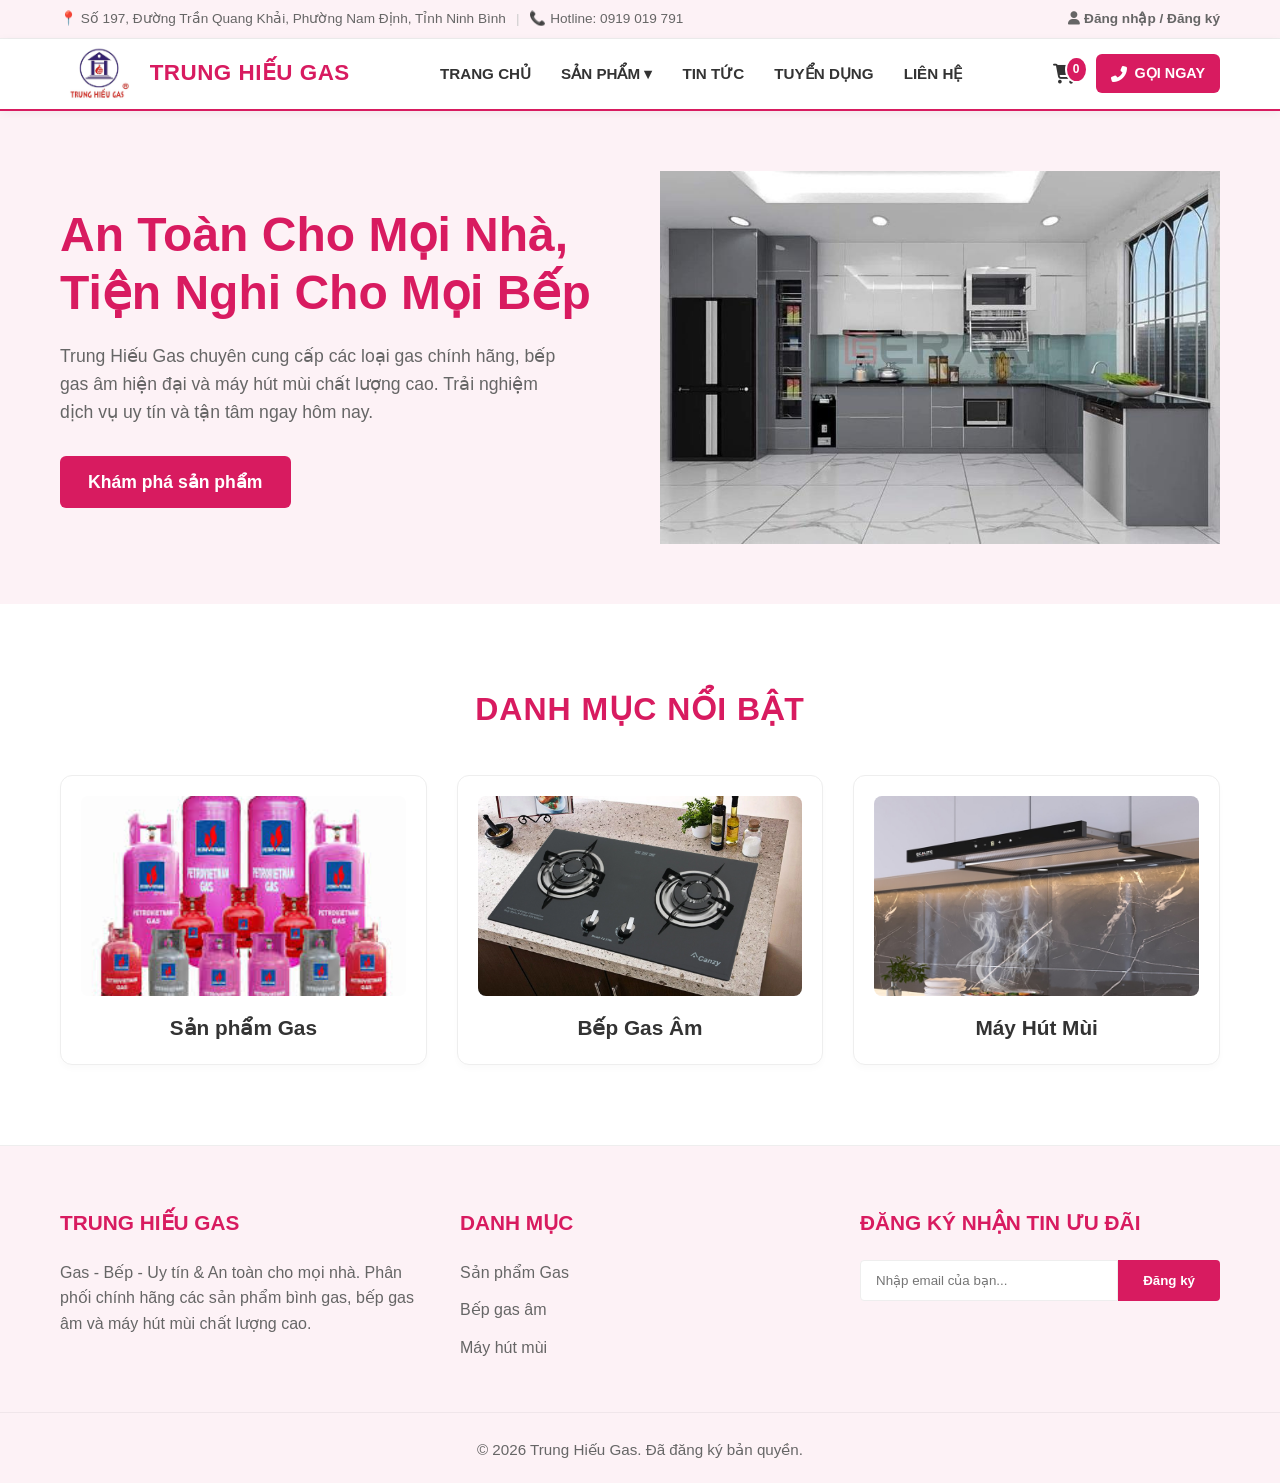
<file: index.html>
<!DOCTYPE html>
<html lang="vi">
<head>
    <meta charset="UTF-8">
    <meta name="viewport" content="width=device-width, initial-scale=1.0">
    <title>Trung Hiếu Gas | Gas - Bếp - Uy tín & An toàn cho mọi nhà</title>
    <link rel="stylesheet" href="assets/css/common.css">
    <link rel="stylesheet" href="assets/css/home.css">
    <link rel="stylesheet" href="https://cdnjs.cloudflare.com/ajax/libs/font-awesome/6.4.0/css/all.min.css">
</head>
<body>

    <div class="top-bar">
        <div class="container top-bar-container">
            <div class="top-bar-left">
                <span>📍 Số 197, Đường Trần Quang Khải, Phường Nam Định, Tỉnh Ninh Bình</span>
                <span class="divider">|</span>
                <span>📞 Hotline: 0919 019 791</span>
            </div>
            <div class="top-bar-right">
                <a href="login.html" class="top-bar-login-btn"><i class="fas fa-user"></i> Đăng nhập / Đăng ký</a>
            </div>
        </div>
    </div>

    <header class="main-header">
        <div class="container header-container">
            
            <div class="header-left">
                <a href="index.html" class="brand-wrapper">
                    <img src="assets/images/logo.png" alt="Logo Trung Hiếu Gas" class="brand-logo-img">
                    <div class="brand-text">
                        <strong class="brand-name">TRUNG HIẾU GAS</strong>
                    </div>
                </a>
            </div>

            <input type="checkbox" id="mobile-menu-toggle" class="menu-toggle-checkbox">
            <label for="mobile-menu-toggle" class="mobile-btn">
                <span></span><span></span><span></span>
            </label>

            <nav class="main-nav header-center">
                <ul class="nav-list">
                    <li><a href="index.html">TRANG CHỦ</a></li>
                    <li class="has-dropdown">
                        <a href="products.html">SẢN PHẨM ▾</a>
                        <ul class="dropdown-menu">
                            <li><a href="products.html#gas">Sản phẩm Gas</a></li>
                            <li><a href="products.html#glass-stove">Bếp gas âm</a></li>
                            <li><a href="products.html#range-hood">Máy hút mùi</a></li>
                        </ul>
                    </li>
                    <li><a href="news.html">TIN TỨC</a></li>
                    <li><a href="recruitment.html">TUYỂN DỤNG</a></li>
                    <li><a href="contact.html">LIÊN HỆ</a></li>
                    <li class="mobile-only-action">
                        <a href="cart.html">
                            <i class="fas fa-shopping-cart"></i> GIỎ HÀNG <span class="cart-count">0</span>
                        </a>
                    </li>
                    <li class="mobile-only-action mobile-auth-action">
                        <a href="login.html"><i class="fas fa-user"></i> ĐĂNG NHẬP / ĐĂNG KÝ</a>
                    </li>
                </ul>
            </nav>

            <div class="header-actions header-right">

                <a href="cart.html" class="icon-btn cart-icon-btn" title="Giỏ hàng"><i class="fas fa-shopping-cart"></i><span class="cart-count">0</span></a>
                <a href="contact.html" class="call-now-btn"><i class="fas fa-phone-alt"></i><span>GỌI NGAY</span></a>
            </div>
            
        </div>
    </header>

    <main class="main-content">
        <section class="main-banner">
            <div class="container banner-wrap">
                <div class="banner-text">
                    <h1>An Toàn Cho Mọi Nhà,<br>Tiện Nghi Cho Mọi Bếp</h1>
                    <p>Trung Hiếu Gas chuyên cung cấp các loại gas chính hãng, bếp gas âm hiện đại và máy hút mùi chất lượng cao. Trải nghiệm dịch vụ uy tín và tận tâm ngay hôm nay.</p>
                    <a href="products.html" class="btn-primary">Khám phá sản phẩm</a>
                </div>
                <div class="banner-image">
                    <img src="assets/images/banner.png" alt="Ảnh banner căn bếp hiện đại">
                </div>
            </div>
        </section>

        <section class="categories-section">
            <div class="container">
                <h2 class="section-title">Danh Mục Nổi Bật</h2>
                <div class="categories-grid">
                    <a href="products.html#gas" class="category-card">
                        <div class="cat-img">
                            <img src="assets/images/gas.png" alt="Sản phẩm gas" class="real-img">
                        </div>
                        <h3>Sản phẩm Gas</h3>
                    </a>

                    <a href="products.html#glass-stove" class="category-card">
                        <div class="cat-img">
                            <img src="assets/images/bep.png" alt="Sản phẩm bếp" class="real-img">
                        </div>
                        <h3>Bếp Gas Âm</h3>
                    </a>

                    <a href="products.html#range-hood" class="category-card">
                        <div class="cat-img">
                            <img src="assets/images/hut-mui.png" alt="Sản phẩm hút mùi" class="real-img">
                        </div>
                        <h3>Máy Hút Mùi</h3>
                    </a>
                </div>
            </div>
        </section>
    </main>

    <footer class="main-footer">
        <div class="container footer-container">
            <div class="footer-col">
                <h3>Trung Hiếu Gas</h3>
                <p>Gas - Bếp - Uy tín & An toàn cho mọi nhà. Phân phối chính hãng các sản phẩm bình gas, bếp gas âm và máy hút mùi chất lượng cao.</p>
            </div>
            <div class="footer-col">
                <h3>Danh mục</h3>
                <ul>
                    <li><a href="products.html#gas">Sản phẩm Gas</a></li>
                    <li><a href="products.html#glass-stove">Bếp gas âm</a></li>
                    <li><a href="products.html#range-hood">Máy hút mùi</a></li>
                </ul>
            </div>
            <div class="footer-col">
                <h3>Đăng ký nhận tin ưu đãi</h3>
                <form class="newsletter-form">
                    <input type="email" placeholder="Nhập email của bạn..." required>
                    <button type="submit">Đăng ký</button>
                </form>
            </div>
        </div>
        <div class="footer-bottom">
            <p>&copy; 2026 Trung Hiếu Gas. Đã đăng ký bản quyền.</p>
        </div>
    </footer>

    <script src="assets/js/cart.js"></script>
    <script src="assets/js/products.js"></script>
    <script src="assets/js/common.js"></script>
</body>
</html>
</file>
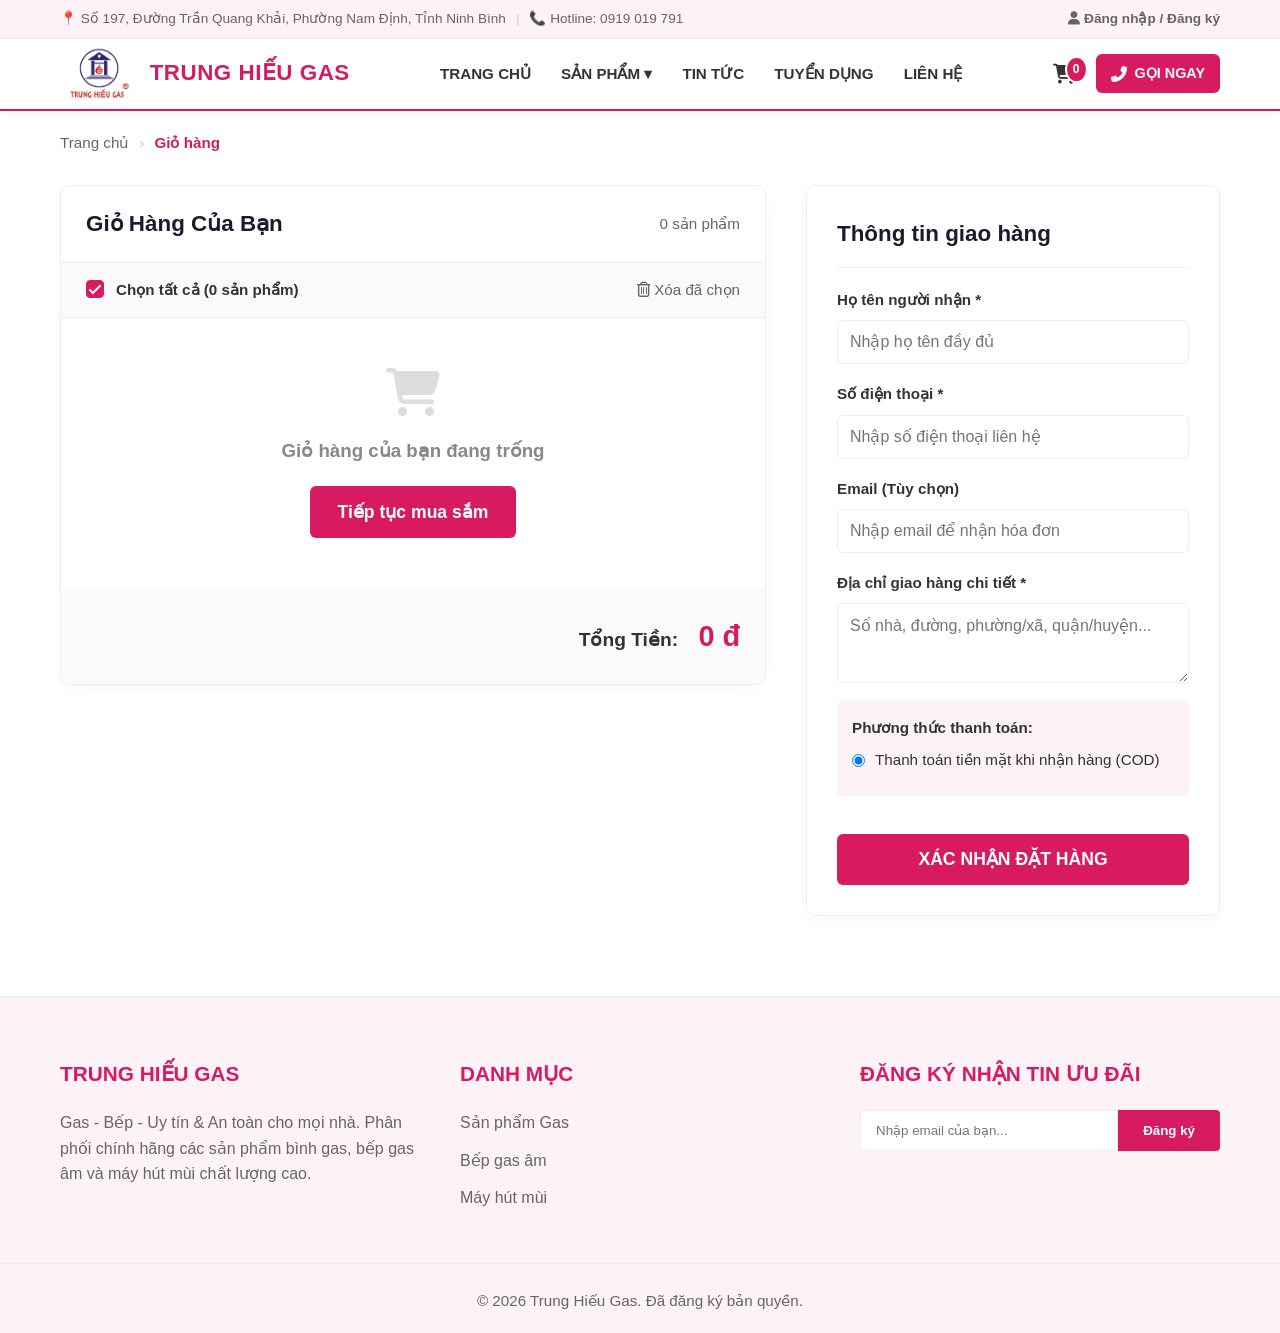
<file: cart.html>
<!DOCTYPE html>
<html lang="vi">
<head>
    <meta charset="UTF-8">
    <meta name="viewport" content="width=device-width, initial-scale=1.0">
    <title>Giỏ Hàng | Trung Hiếu Gas</title>
    <link rel="stylesheet" href="assets/css/common.css">
    <link rel="stylesheet" href="assets/css/cart.css"> 
    <link rel="stylesheet" href="https://cdnjs.cloudflare.com/ajax/libs/font-awesome/6.4.0/css/all.min.css">
</head>
<body>

    <div class="top-bar">
        <div class="container top-bar-container">
            <div class="top-bar-left">
                <span>📍 Số 197, Đường Trần Quang Khải, Phường Nam Định, Tỉnh Ninh Bình</span>
                <span class="divider">|</span>
                <span>📞 Hotline: 0919 019 791</span>
            </div>
            <div class="top-bar-right">
                <a href="login.html" class="top-bar-login-btn"><i class="fas fa-user"></i> Đăng nhập / Đăng ký</a>
            </div>
        </div>
    </div>

    <header class="main-header">
        <div class="container header-container">
            <div class="header-left">
                <a href="index.html" class="brand-wrapper">
                    <img src="assets/images/logo.png" alt="Logo Trung Hiếu Gas" class="brand-logo-img">
                    <div class="brand-text">
                        <strong class="brand-name">TRUNG HIẾU GAS</strong>
                    </div>
                </a>
            </div>

            <input type="checkbox" id="mobile-menu-toggle" class="menu-toggle-checkbox">
            <label for="mobile-menu-toggle" class="mobile-btn">
                <span></span><span></span><span></span>
            </label>

            <nav class="main-nav header-center">
                <ul class="nav-list">
                    <li><a href="index.html">TRANG CHỦ</a></li>
                    <li class="has-dropdown">
                        <a href="products.html">SẢN PHẨM ▾</a>
                        <ul class="dropdown-menu">
                            <li><a href="products.html#gas">Sản phẩm Gas</a></li>
                            <li><a href="products.html#glass-stove">Bếp gas âm</a></li>
                            <li><a href="products.html#range-hood">Máy hút mùi</a></li>
                        </ul>
                    </li>
                    <li><a href="news.html">TIN TỨC</a></li>
                    <li><a href="recruitment.html">TUYỂN DỤNG</a></li>
                    <li><a href="contact.html">LIÊN HỆ</a></li>
                    <li class="mobile-only-action">
                        <a href="cart.html">
                            <i class="fas fa-shopping-cart"></i> GIỎ HÀNG <span class="cart-count">0</span>
                        </a>
                    </li>
                    <li class="mobile-only-action mobile-auth-action">
                        <a href="login.html"><i class="fas fa-user"></i> ĐĂNG NHẬP / ĐĂNG KÝ</a>
                    </li>
                </ul>
            </nav>

            <div class="header-actions header-right">

                <a href="cart.html" class="icon-btn cart-icon-btn" title="Giỏ hàng"><i class="fas fa-shopping-cart"></i><span class="cart-count">0</span></a>
                <a href="contact.html" class="call-now-btn"><i class="fas fa-phone-alt"></i><span>GỌI NGAY</span></a>
            </div>
        </div>
    </header>

    <main class="main-content">
        <div class="container">
            
            <ul class="mini-nav">
                <li><a href="index.html">Trang chủ</a></li>
                <li>Giỏ hàng</li>
            </ul>

            <div class="cart-wrapper">
                
                <div class="cart-items-section">
                    
                    <div class="cart-header">
                        <h2>Giỏ Hàng Của Bạn</h2>
                        <span id="cart-header-count">0 sản phẩm</span>
                    </div>

                    <div class="cart-actions-bar">
                        <label class="custom-checkbox">
                            <input type="checkbox" id="check-all-cart" checked>
                            <span class="checkmark"></span>
                            <strong id="check-all-text">Chọn tất cả (0 sản phẩm)</strong>
                        </label>
                        <button class="btn-delete-all" onclick="clearCart()"><i class="far fa-trash-alt"></i> Xóa đã chọn</button>
                    </div>

                    <div class="cart-list" id="cart-list">
                        
                    </div>
                    
                    <div class="cart-summary">
                        <h3>Tổng Tiền: <span class="final-total" id="cart-final-total">0 đ</span></h3>
                    </div>
                </div>

                <div class="checkout-section">
                    <h2>Thông tin giao hàng</h2>
                    <form action="#" class="checkout-form" id="checkout-form">
                        
                        <div class="form-group">
                            <label for="HoTenNhan">Họ tên người nhận *</label>
                            <input type="text" id="HoTenNhan" name="HoTenNhan" placeholder="Nhập họ tên đầy đủ" required>
                        </div>

                        <div class="form-group">
                            <label for="SDTNhan">Số điện thoại *</label>
                            <input type="tel" id="SDTNhan" name="SDTNhan" placeholder="Nhập số điện thoại liên hệ" required>
                        </div>

                        <div class="form-group">
                            <label for="EmailNhan">Email (Tùy chọn)</label>
                            <input type="email" id="EmailNhan" name="EmailNhan" placeholder="Nhập email để nhận hóa đơn">
                        </div>

                        <div class="form-group">
                            <label for="DiaChiNhan">Địa chỉ giao hàng chi tiết *</label>
                            <textarea id="DiaChiNhan" name="DiaChiNhan" rows="3" placeholder="Số nhà, đường, phường/xã, quận/huyện..." required></textarea>
                        </div>

                        <div class="form-group payment-method">
                            <label>Phương thức thanh toán:</label>
                            <label class="radio-label">
                                <input type="radio" name="payment" checked> Thanh toán tiền mặt khi nhận hàng (COD)
                            </label>
                        </div>

                        <button type="submit" class="btn-primary btn-checkout">Xác nhận đặt hàng</button>
                    </form>
                </div>

            </div>
        </div>
    </main>

    <footer class="main-footer">
        <div class="container footer-container">
            <div class="footer-col">
                <h3>Trung Hiếu Gas</h3>
                <p>Gas - Bếp - Uy tín & An toàn cho mọi nhà. Phân phối chính hãng các sản phẩm bình gas, bếp gas âm và máy hút mùi chất lượng cao.</p>
            </div>
            <div class="footer-col">
                <h3>Danh mục</h3>
                <ul>
                    <li><a href="products.html#gas">Sản phẩm Gas</a></li>
                    <li><a href="products.html#glass-stove">Bếp gas âm</a></li>
                    <li><a href="products.html#range-hood">Máy hút mùi</a></li>
                </ul>
            </div>
            <div class="footer-col">
                <h3>Đăng ký nhận tin ưu đãi</h3>
                <form class="newsletter-form">
                    <input type="email" placeholder="Nhập email của bạn..." required>
                    <button type="submit">Đăng ký</button>
                </form>
            </div>
        </div>
        <div class="footer-bottom">
            <p>&copy; 2026 Trung Hiếu Gas. Đã đăng ký bản quyền.</p>
        </div>
    </footer>

    <script src="assets/js/cart.js"></script>
    <script src="assets/js/products.js"></script>
    <script src="assets/js/common.js"></script>
</body>
</html>
</file>
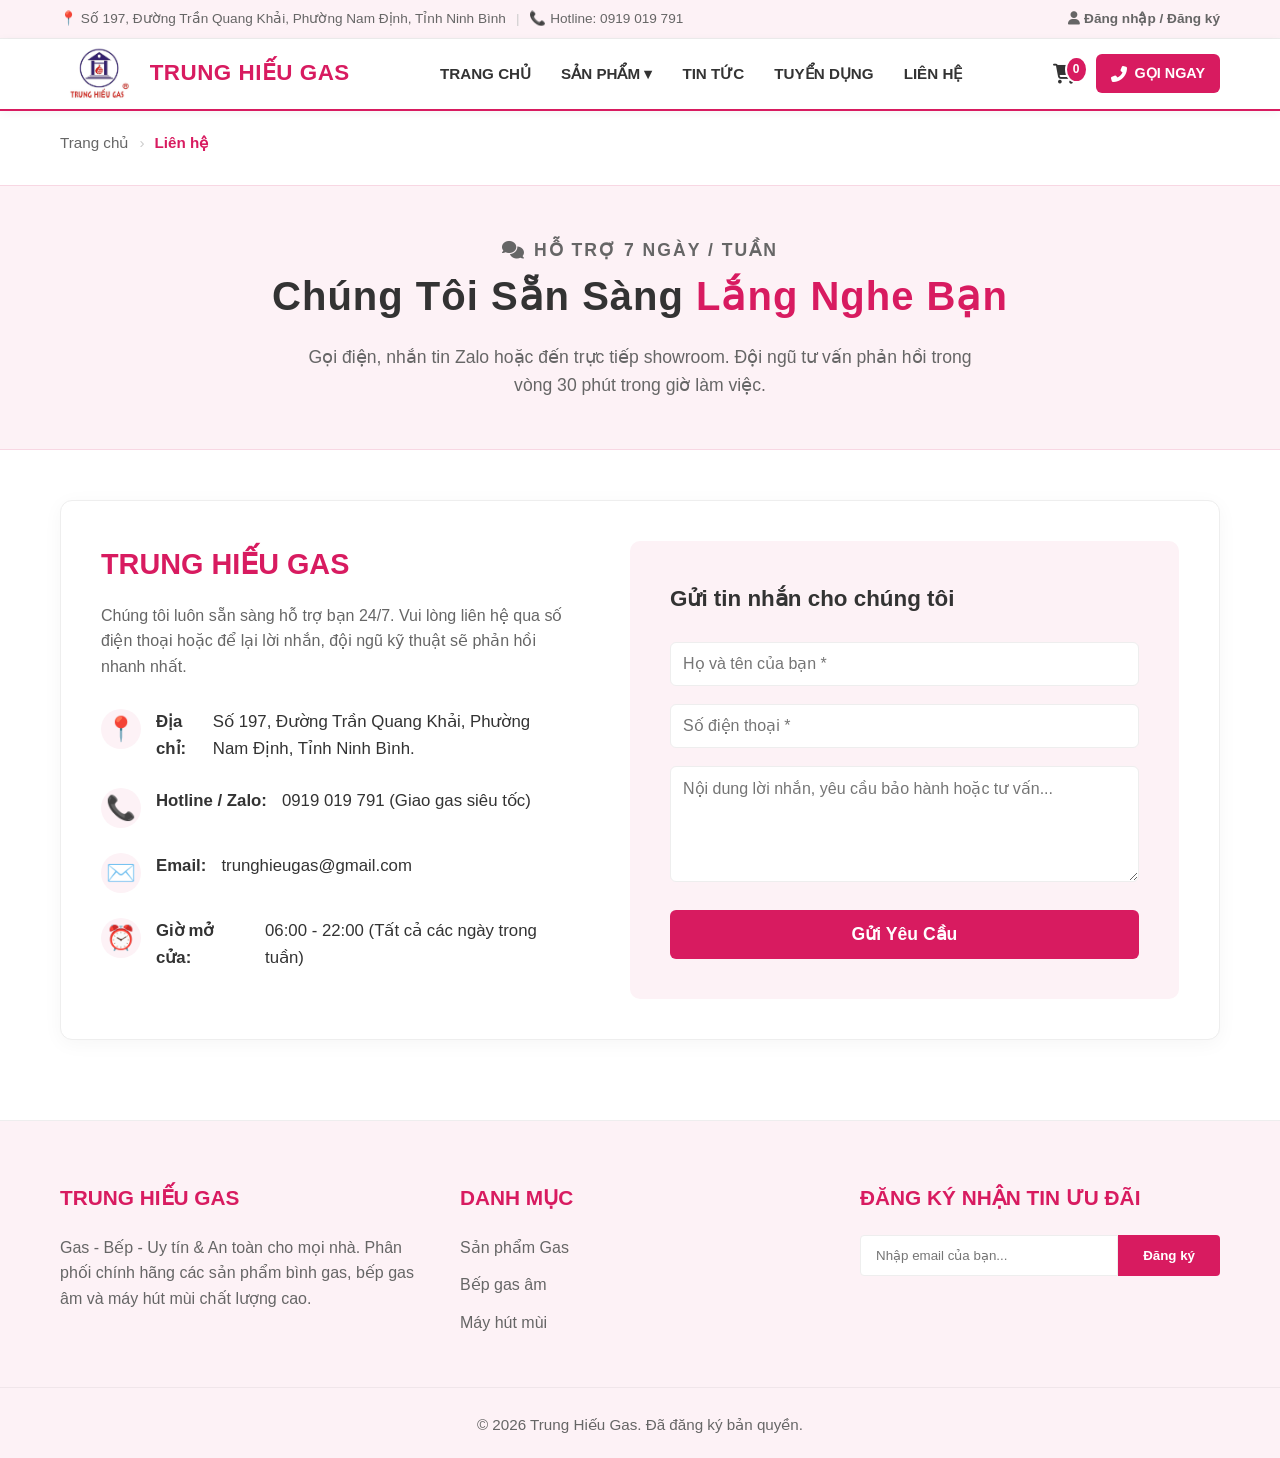
<file: contact.html>
<!DOCTYPE html>
<html lang="vi">
<head>
    <meta charset="UTF-8">
    <meta name="viewport" content="width=device-width, initial-scale=1.0">
    <title>Liên Hệ | Trung Hiếu Gas</title>
    <link rel="stylesheet" href="assets/css/common.css">
    <link rel="stylesheet" href="assets/css/contact.css"> 
    <link rel="stylesheet" href="https://cdnjs.cloudflare.com/ajax/libs/font-awesome/6.4.0/css/all.min.css">
</head>
<body>

    <div class="top-bar">
        <div class="container top-bar-container">
            <div class="top-bar-left">
                <span>📍 Số 197, Đường Trần Quang Khải, Phường Nam Định, Tỉnh Ninh Bình</span>
                <span class="divider">|</span>
                <span>📞 Hotline: 0919 019 791</span>
            </div>
            <div class="top-bar-right">
                <a href="login.html" class="top-bar-login-btn"><i class="fas fa-user"></i> Đăng nhập / Đăng ký</a>
            </div>
        </div>
    </div>

    <header class="main-header">
        <div class="container header-container">
            
            <div class="header-left">
                <a href="index.html" class="brand-wrapper">
                    <img src="assets/images/logo.png" alt="Logo Trung Hiếu Gas" class="brand-logo-img">
                    <div class="brand-text">
                        <strong class="brand-name">TRUNG HIẾU GAS</strong>
                    </div>
                </a>
            </div>

            <input type="checkbox" id="mobile-menu-toggle" class="menu-toggle-checkbox">
            <label for="mobile-menu-toggle" class="mobile-btn">
                <span></span><span></span><span></span>
            </label>

            <nav class="main-nav header-center">
                <ul class="nav-list">
                    <li><a href="index.html">TRANG CHỦ</a></li>
                    <li class="has-dropdown">
                        <a href="products.html">SẢN PHẨM ▾</a>
                        <ul class="dropdown-menu">
                            <li><a href="products.html#gas">Sản phẩm Gas</a></li>
                            <li><a href="products.html#glass-stove">Bếp gas âm</a></li>
                            <li><a href="products.html#range-hood">Máy hút mùi</a></li>
                        </ul>
                    </li>
                    <li><a href="news.html">TIN TỨC</a></li>
                    <li><a href="recruitment.html">TUYỂN DỤNG</a></li>
                    <li><a href="contact.html">LIÊN HỆ</a></li>
                    <li class="mobile-only-action">
                        <a href="cart.html">
                            <i class="fas fa-shopping-cart"></i> GIỎ HÀNG <span class="cart-count">0</span>
                        </a>
                    </li>
                    <li class="mobile-only-action mobile-auth-action">
                        <a href="login.html"><i class="fas fa-user"></i> ĐĂNG NHẬP / ĐĂNG KÝ</a>
                    </li>
                </ul>
            </nav>

            <div class="header-actions header-right">

                <a href="cart.html" class="icon-btn cart-icon-btn" title="Giỏ hàng"><i class="fas fa-shopping-cart"></i><span class="cart-count">0</span></a>
                <a href="contact.html" class="call-now-btn"><i class="fas fa-phone-alt"></i><span>GỌI NGAY</span></a>
            </div>
            
        </div>
    </header>

    <main class="main-content">
        
        <div class="container">
            <ul class="mini-nav">
                <li><a href="index.html">Trang chủ</a></li>
                <li>Liên hệ</li>
            </ul>
        </div>

        <div class="full-width-banner text-center">
            <div class="container">
                <p class="banner-subheading"><i class="fas fa-comments"></i> HỖ TRỢ 7 NGÀY / TUẦN</p>
                <h2>Chúng Tôi Sẵn Sàng <span class="highlight-pink">Lắng Nghe Bạn</span></h2>
                <p>Gọi điện, nhắn tin Zalo hoặc đến trực tiếp showroom. Đội ngũ tư vấn phản hồi trong vòng 30 phút trong giờ làm việc.</p>
            </div>
        </div>

        <div class="container">
            <div class="contact-wrapper">
                
                <div class="contact-info-col">
                    <h3>TRUNG HIẾU GAS</h3>
                    <p class="contact-desc">Chúng tôi luôn sẵn sàng hỗ trợ bạn 24/7. Vui lòng liên hệ qua số điện thoại hoặc để lại lời nhắn, đội ngũ kỹ thuật sẽ phản hồi nhanh nhất.</p>
                    
                    <ul class="contact-list">
                        <li>
                            <span class="contact-icon">📍</span>
                            <strong>Địa chỉ:</strong> Số 197, Đường Trần Quang Khải, Phường Nam Định, Tỉnh Ninh Bình.
                        </li>
                        <li>
                            <span class="contact-icon">📞</span>
                            <strong>Hotline / Zalo:</strong> 0919 019 791 (Giao gas siêu tốc)
                        </li>
                        <li>
                            <span class="contact-icon">✉️</span>
                            <strong>Email:</strong> trunghieugas@gmail.com
                        </li>
                        <li>
                            <span class="contact-icon">⏰</span>
                            <strong>Giờ mở cửa:</strong> 06:00 - 22:00 (Tất cả các ngày trong tuần)
                        </li>
                    </ul>
                </div>

                <div class="contact-form-col">
                    <h3>Gửi tin nhắn cho chúng tôi</h3>
                    <form action="#" class="contact-form">
                        <div class="form-group">
                            <input type="text" placeholder="Họ và tên của bạn *" required>
                        </div>
                        <div class="form-group">
                            <input type="tel" placeholder="Số điện thoại *" required>
                        </div>
                        <div class="form-group">
                            <textarea rows="5" placeholder="Nội dung lời nhắn, yêu cầu bảo hành hoặc tư vấn..." required></textarea>
                        </div>
                        <button type="submit" class="btn-primary">Gửi Yêu Cầu</button>
                    </form>
                </div>
                
            </div>
        </div>
    </main>

    <footer class="main-footer">
        <div class="container footer-container">
            <div class="footer-col">
                <h3>Trung Hiếu Gas</h3>
                <p>Gas - Bếp - Uy tín & An toàn cho mọi nhà. Phân phối chính hãng các sản phẩm bình gas, bếp gas âm và máy hút mùi chất lượng cao.</p>
            </div>
            <div class="footer-col">
                <h3>Danh mục</h3>
                <ul>
                    <li><a href="products.html#gas">Sản phẩm Gas</a></li>
                    <li><a href="products.html#glass-stove">Bếp gas âm</a></li>
                    <li><a href="products.html#range-hood">Máy hút mùi</a></li>
                </ul>
            </div>
            <div class="footer-col">
                <h3>Đăng ký nhận tin ưu đãi</h3>
                <form class="newsletter-form">
                    <input type="email" placeholder="Nhập email của bạn..." required>
                    <button type="submit">Đăng ký</button>
                </form>
            </div>
        </div>
        <div class="footer-bottom">
            <p>&copy; 2026 Trung Hiếu Gas. Đã đăng ký bản quyền.</p>
        </div>
    </footer>

    <script src="assets/js/contact.js"></script>
    <script src="assets/js/cart.js"></script>
    <script src="assets/js/products.js"></script>
    <script src="assets/js/common.js"></script>
</body>
</html>
</file>
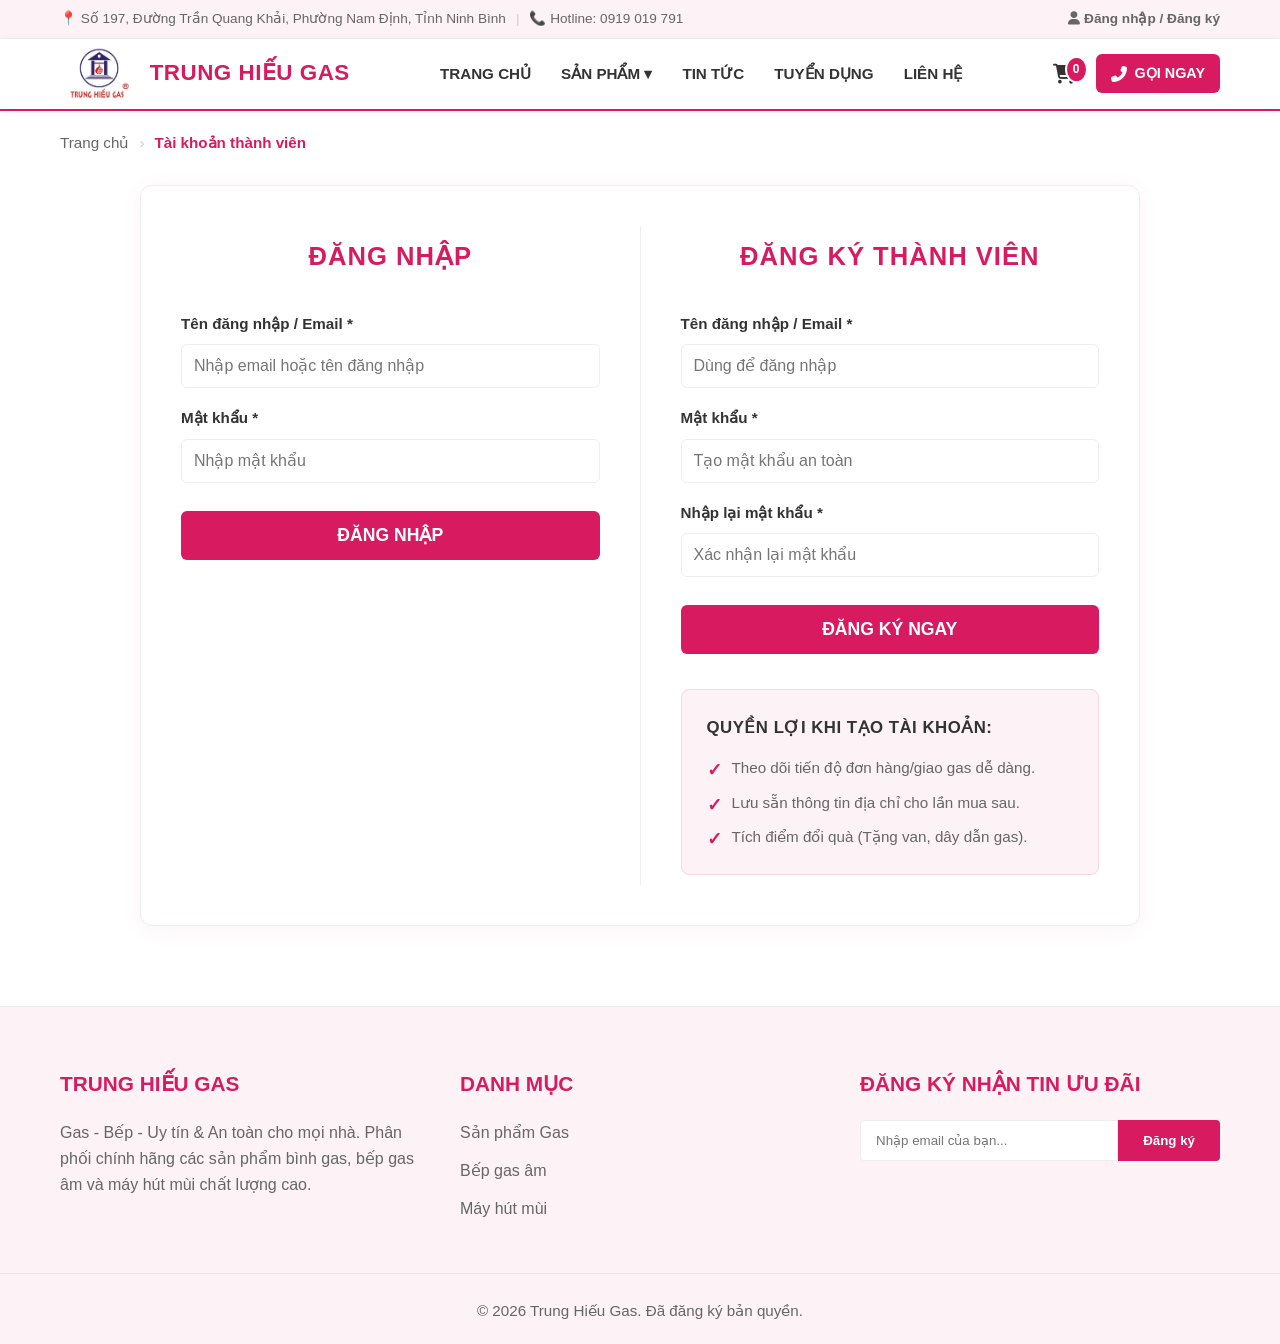
<file: login.html>
<!DOCTYPE html>
<html lang="vi">
<head>
    <meta charset="UTF-8">
    <meta name="viewport" content="width=device-width, initial-scale=1.0">
    <title>Tài Khoản | Trung Hiếu Gas</title>
    <!-- Liên kết đến file CSS -->
    <link rel="stylesheet" href="assets/css/common.css">
    <link rel="stylesheet" href="assets/css/account.css"> 
    <!-- Thư viện Icon vật lý FontAwesome -->
    <link rel="stylesheet" href="https://cdnjs.cloudflare.com/ajax/libs/font-awesome/6.4.0/css/all.min.css">
</head>
<body>

    <!-- ================= TOP BAR & HEADER ================= -->
    <div class="top-bar">
        <div class="container top-bar-container">
            <div class="top-bar-left">
                <span>📍 Số 197, Đường Trần Quang Khải, Phường Nam Định, Tỉnh Ninh Bình</span>
                <span class="divider">|</span>
                <span>📞 Hotline: 0919 019 791</span>
            </div>
            <div class="top-bar-right">
                <a href="login.html" class="top-bar-login-btn"><i class="fas fa-user"></i> Đăng nhập / Đăng ký</a>
            </div>
        </div>
    </div>

    <header class="main-header">
        <div class="container header-container">
            <div class="header-left">
                <a href="index.html" class="brand-wrapper">
                    <img src="assets/images/logo.png" alt="Logo Trung Hiếu Gas" class="brand-logo-img">
                    <div class="brand-text">
                        <strong class="brand-name">TRUNG HIẾU GAS</strong>
                    </div>
                </a>
            </div>

            <input type="checkbox" id="mobile-menu-toggle" class="menu-toggle-checkbox">
            <label for="mobile-menu-toggle" class="mobile-btn">
                <span></span><span></span><span></span>
            </label>

            <nav class="main-nav header-center">
                <ul class="nav-list">
                    <li><a href="index.html">TRANG CHỦ</a></li>
                    <li class="has-dropdown">
                        <a href="products.html">SẢN PHẨM ▾</a>
                        <ul class="dropdown-menu">
                            <li><a href="products.html#gas">Sản phẩm Gas</a></li>
                            <li><a href="products.html#glass-stove">Bếp gas âm</a></li>
                            <li><a href="products.html#range-hood">Máy hút mùi</a></li>
                        </ul>
                    </li>
                    <li><a href="news.html">TIN TỨC</a></li>
                    <li><a href="recruitment.html">TUYỂN DỤNG</a></li>
                    <li><a href="contact.html">LIÊN HỆ</a></li>
                    <li class="mobile-only-action">
                        <a href="cart.html">
                            <i class="fas fa-shopping-cart"></i> GIỎ HÀNG <span class="cart-count">0</span>
                        </a>
                    </li>
                    <li class="mobile-only-action mobile-auth-action">
                        <a href="login.html"><i class="fas fa-user"></i> ĐĂNG NHẬP / ĐĂNG KÝ</a>
                    </li>
                </ul>
            </nav>

            <div class="header-actions header-right">

                <a href="cart.html" class="icon-btn cart-icon-btn" title="Giỏ hàng"><i class="fas fa-shopping-cart"></i><span class="cart-count">0</span></a>
                <a href="contact.html" class="call-now-btn"><i class="fas fa-phone-alt"></i><span>GỌI NGAY</span></a>
            </div>
        </div>
    </header>

    <!-- ================= MAIN CONTENT: ĐĂNG NHẬP / ĐĂNG KÝ ================= -->
    <main class="main-content">
        
        <div class="container">
            <!-- MINI NAV (Breadcrumb) -->
            <ul class="mini-nav">
                <li><a href="index.html">Trang chủ</a></li>
                <li>Tài khoản thành viên</li>
            </ul>
        </div>

        <div class="container">
            <div class="account-wrap">
                
                <div class="account-box login-box">
                    <h2>Đăng Nhập</h2>
                    <form id="login-form" action="#" class="account-form">
                        <div class="form-group">
                            <label for="login-username">Tên đăng nhập / Email *</label>
                            <input type="text" id="login-username" name="TenDangNhap" placeholder="Nhập email hoặc tên đăng nhập" required>
                        </div>
                        <div class="form-group">
                            <label for="login-password">Mật khẩu *</label>
                            <input type="password" id="login-password" name="MatKhau" placeholder="Nhập mật khẩu" required>
                        </div>
                        
                        <button type="submit" class="btn-primary account-btn">Đăng Nhập</button>
                    </form>
                </div>

                <div class="account-divider"></div>

                <div class="account-box register-box">
                    <h2>Đăng Ký Thành Viên</h2>
                    <form id="register-form" action="#" class="account-form">
                        <div class="form-group">
                            <label for="reg-username">Tên đăng nhập / Email *</label>
                            <input type="text" id="reg-username" name="TenDangNhap" placeholder="Dùng để đăng nhập" required>
                        </div>
                        <div class="form-group">
                            <label for="reg-password">Mật khẩu *</label>
                            <input type="password" id="reg-password" name="MatKhau" placeholder="Tạo mật khẩu an toàn" required>
                        </div>
                        <div class="form-group">
                            <label for="reg-repassword">Nhập lại mật khẩu *</label>
                            <input type="password" id="reg-repassword" placeholder="Xác nhận lại mật khẩu" required>
                        </div>
                        
                        <button type="submit" class="btn-primary account-btn">Đăng Ký Ngay</button>
                    </form>

                    <div class="register-benefits">
                        <h3>Quyền lợi khi tạo tài khoản:</h3>
                        <ul>
                            <li>Theo dõi tiến độ đơn hàng/giao gas dễ dàng.</li>
                            <li>Lưu sẵn thông tin địa chỉ cho lần mua sau.</li>
                            <li>Tích điểm đổi quà (Tặng van, dây dẫn gas).</li>
                        </ul>
                    </div>
                </div>

            </div>
        </div>
    </main>

    <!-- ================= FOOTER ================= -->
    <footer class="main-footer">
        <div class="container footer-container">
            <div class="footer-col">
                <h3>Trung Hiếu Gas</h3>
                <p>Gas - Bếp - Uy tín & An toàn cho mọi nhà. Phân phối chính hãng các sản phẩm bình gas, bếp gas âm và máy hút mùi chất lượng cao.</p>
            </div>
            <div class="footer-col">
                <h3>Danh mục</h3>
                <ul>
                    <li><a href="products.html#gas">Sản phẩm Gas</a></li>
                    <li><a href="products.html#glass-stove">Bếp gas âm</a></li>
                    <li><a href="products.html#range-hood">Máy hút mùi</a></li>
                </ul>
            </div>
            <div class="footer-col">
                <h3>Đăng ký nhận tin ưu đãi</h3>
                <form class="newsletter-form">
                    <input type="email" placeholder="Nhập email của bạn..." required>
                    <button type="submit">Đăng ký</button>
                </form>
            </div>
        </div>
        <div class="footer-bottom">
            <p>&copy; 2026 Trung Hiếu Gas. Đã đăng ký bản quyền.</p>
        </div>
    </footer>
    <script src="assets/js/cart.js"></script>
    <script src="assets/js/products.js"></script>
    <script src="assets/js/common.js"></script>
    <script src="assets/js/login.js"></script>
</body>
</html>
</file>
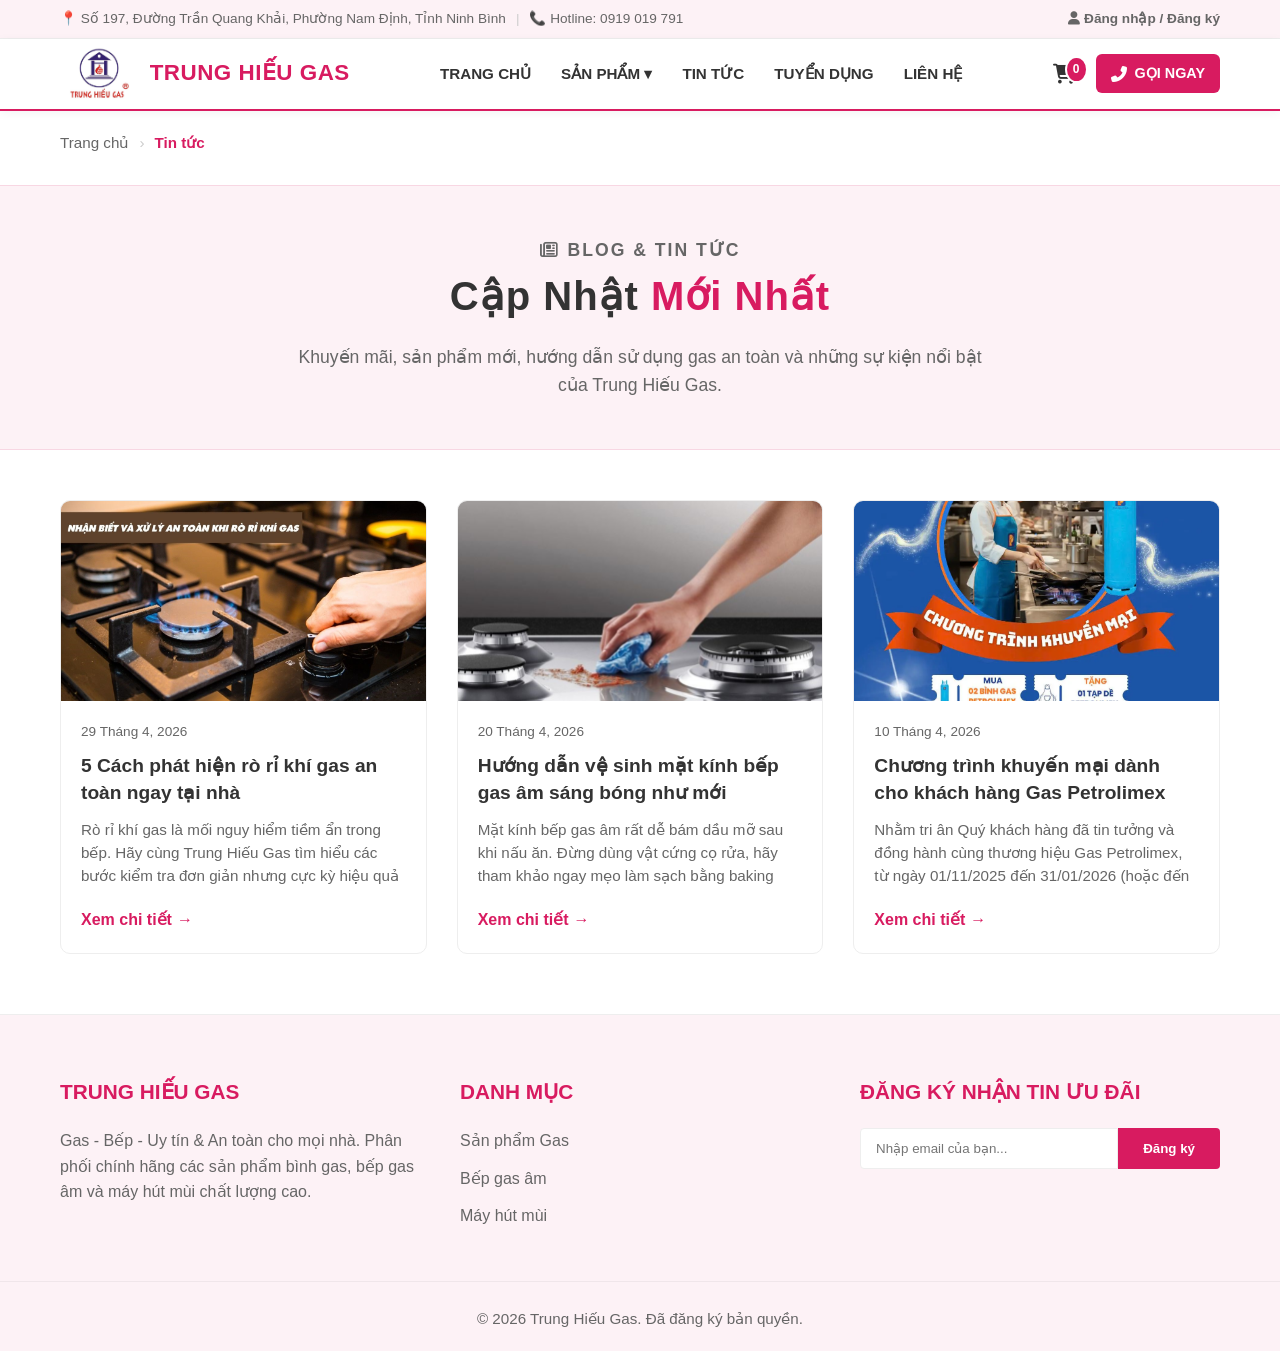
<file: news.html>
<!DOCTYPE html>
<html lang="vi">
<head>
    <meta charset="UTF-8">
    <meta name="viewport" content="width=device-width, initial-scale=1.0">
    <title>Tin Tức | Trung Hiếu Gas</title>
    <!-- Liên kết đến file CSS -->
    <link rel="stylesheet" href="assets/css/common.css">
    <link rel="stylesheet" href="assets/css/news.css"> 
    <!-- Thư viện Icon vật lý FontAwesome -->
    <link rel="stylesheet" href="https://cdnjs.cloudflare.com/ajax/libs/font-awesome/6.4.0/css/all.min.css">
</head>
<body>

    <!-- ================= TOP BAR & HEADER ================= -->
    <div class="top-bar">
        <div class="container top-bar-container">
            <div class="top-bar-left">
                <span>📍 Số 197, Đường Trần Quang Khải, Phường Nam Định, Tỉnh Ninh Bình</span>
                <span class="divider">|</span>
                <span>📞 Hotline: 0919 019 791</span>
            </div>
            <div class="top-bar-right">
                <a href="login.html" class="top-bar-login-btn"><i class="fas fa-user"></i> Đăng nhập / Đăng ký</a>
            </div>
        </div>
    </div>

    <header class="main-header">
        <div class="container header-container">
            <div class="header-left">
                <a href="index.html" class="brand-wrapper">
                    <img src="assets/images/logo.png" alt="Logo Trung Hiếu Gas" class="brand-logo-img">
                    <div class="brand-text">
                        <strong class="brand-name">TRUNG HIẾU GAS</strong>
                    </div>
                </a>
            </div>

            <input type="checkbox" id="mobile-menu-toggle" class="menu-toggle-checkbox">
            <label for="mobile-menu-toggle" class="mobile-btn">
                <span></span><span></span><span></span>
            </label>

            <nav class="main-nav header-center">
                <ul class="nav-list">
                    <li><a href="index.html">TRANG CHỦ</a></li>
                    <li class="has-dropdown">
                        <a href="products.html">SẢN PHẨM ▾</a>
                        <ul class="dropdown-menu">
                            <li><a href="products.html#gas">Sản phẩm Gas</a></li>
                            <li><a href="products.html#glass-stove">Bếp gas âm</a></li>
                            <li><a href="products.html#range-hood">Máy hút mùi</a></li>
                        </ul>
                    </li>
                    <li><a href="news.html">TIN TỨC</a></li>
                    <li><a href="recruitment.html">TUYỂN DỤNG</a></li>
                    <li><a href="contact.html">LIÊN HỆ</a></li>
                    <li class="mobile-only-action">
                        <a href="cart.html">
                            <i class="fas fa-shopping-cart"></i> GIỎ HÀNG <span class="cart-count">0</span>
                        </a>
                    </li>
                    <li class="mobile-only-action mobile-auth-action">
                        <a href="login.html"><i class="fas fa-user"></i> ĐĂNG NHẬP / ĐĂNG KÝ</a>
                    </li>
                </ul>
            </nav>

            <div class="header-actions header-right">

                <a href="cart.html" class="icon-btn cart-icon-btn" title="Giỏ hàng"><i class="fas fa-shopping-cart"></i><span class="cart-count">0</span></a>
                <a href="contact.html" class="call-now-btn"><i class="fas fa-phone-alt"></i><span>GỌI NGAY</span></a>
            </div>
        </div>
    </header>

    <!-- ================= MAIN CONTENT: TIN TỨC ================= -->
    <main class="main-content">
        
        <!-- Nằm trong container để canh giữa -->
        <div class="container">
            <!-- MINI NAV (Breadcrumb) -->
            <ul class="mini-nav">
                <li><a href="index.html">Trang chủ</a></li>
                <li>Tin tức</li>
            </ul>
        </div>

        <!-- BANNER GIỚI THIỆU TRÀN VIỀN (Căn giữa nội dung) -->
        <div class="full-width-banner text-center">
            <div class="container">
                <p class="banner-subheading"><i class="far fa-newspaper"></i> BLOG & TIN TỨC</p>
                <h2>Cập Nhật <span class="highlight-pink">Mới Nhất</span></h2>
                <p>Khuyến mãi, sản phẩm mới, hướng dẫn sử dụng gas an toàn và những sự kiện nổi bật của Trung Hiếu Gas.</p>
            </div>
        </div>

        <div class="container">
            <div class="news-grid">
                <!-- Bài viết 1 -->
                <article class="news-card">
                    <a href="#" class="news-img-link">
                        <img src="assets/images/bai-viet-1.png" alt="Bài viết 1">
                    </a>
                    <div class="news-content">
                        <span class="news-date">29 Tháng 4, 2026</span>
                        <a href="#"><h2 class="news-title">5 Cách phát hiện rò rỉ khí gas an toàn ngay tại nhà</h2></a>
                        <p class="news-excerpt">Rò rỉ khí gas là mối nguy hiểm tiềm ẩn trong bếp. Hãy cùng Trung Hiếu Gas tìm hiểu các bước kiểm tra đơn giản nhưng cực kỳ hiệu quả bằng nước xà phòng...</p>
                        <a href="https://www.dienmayxanh.com/vao-bep/cach-nhan-biet-va-xu-ly-an-toan-khi-ro-ri-khi-gas-trong-gia-20005?srsltid=AfmBOooeDZ-7XaCYMaZfaK4E8fusX2cGzfLiu6L4huJC99fyaAK2lZwX" class="news-readmore">Xem chi tiết <span>→</span></a>
                    </div>
                </article>

                <!-- Bài viết 2 -->
                <article class="news-card">
                    <a href="#" class="news-img-link">
                        <img src="assets/images/bai-viet-2.png" alt="Bài viết 2">
                    </a>
                    <div class="news-content">
                        <span class="news-date">20 Tháng 4, 2026</span>
                        <a href="#"><h2 class="news-title">Hướng dẫn vệ sinh mặt kính bếp gas âm sáng bóng như mới</h2></a>
                        <p class="news-excerpt">Mặt kính bếp gas âm rất dễ bám dầu mỡ sau khi nấu ăn. Đừng dùng vật cứng cọ rửa, hãy tham khảo ngay mẹo làm sạch bằng baking soda và chanh tươi...</p>
                        <a href="https://www.dienmayxanh.com/kinh-nghiem-hay/ban-da-ve-sinh-bep-gas-dung-cach-852605?srsltid=AfmBOoorPl5oc8pVygK7ueqL2LKQ4aUMJJLYI7ka6LLjfvJ-gJ7qHzAa" class="news-readmore">Xem chi tiết <span>→</span></a>
                    </div>
                </article>

                <!-- Bài viết 3 -->
                <article class="news-card">
                    <a href="#" class="news-img-link">
                        <img src="assets/images/bai-viet-3.png" alt="Bài viết 3">
                    </a>
                    <div class="news-content">
                        <span class="news-date">10 Tháng 4, 2026</span>
                        <a href="#"><h2 class="news-title">Chương trình khuyến mại dành cho khách hàng Gas Petrolimex</h2></a>
                        <p class="news-excerpt">Nhằm tri ân Quý khách hàng đã tin tưởng và đồng hành cùng thương hiệu Gas Petrolimex, từ ngày 01/11/2025 đến 31/01/2026 (hoặc đến khi hết hàng khuyến mại, tùy theo điều kiện nào đến trước) Công ty TNHH MTV Petrolimex Nghệ An triển khai chương trình khuyến mại đặc biệt...</p>
                        <a href="https://nghean.petrolimex.com.vn/nd/tin-hd/chuong-trinh-khuyen-mai-danh-cho-khach-hang-gas-petrolimex-1761793606-1956763516.html" class="news-readmore">Xem chi tiết <span>→</span></a>
                    </div>
                </article>
            </div>
        </div>
    </main>

    <!-- ================= FOOTER ================= -->
    <footer class="main-footer">
        <div class="container footer-container">
            <div class="footer-col">
                <h3>Trung Hiếu Gas</h3>
                <p>Gas - Bếp - Uy tín & An toàn cho mọi nhà. Phân phối chính hãng các sản phẩm bình gas, bếp gas âm và máy hút mùi chất lượng cao.</p>
            </div>
            <div class="footer-col">
                <h3>Danh mục</h3>
                <ul>
                    <li><a href="products.html#gas">Sản phẩm Gas</a></li>
                    <li><a href="products.html#glass-stove">Bếp gas âm</a></li>
                    <li><a href="products.html#range-hood">Máy hút mùi</a></li>
                </ul>
            </div>
            <div class="footer-col">
                <h3>Đăng ký nhận tin ưu đãi</h3>
                <form class="newsletter-form">
                    <input type="email" placeholder="Nhập email của bạn..." required>
                    <button type="submit">Đăng ký</button>
                </form>
            </div>
        </div>
        <div class="footer-bottom">
            <p>&copy; 2026 Trung Hiếu Gas. Đã đăng ký bản quyền.</p>
        </div>
    </footer>
    <script src="assets/js/cart.js"></script>
    <script src="assets/js/products.js"></script>
    <script src="assets/js/common.js"></script>
</body>
</html>
</file>
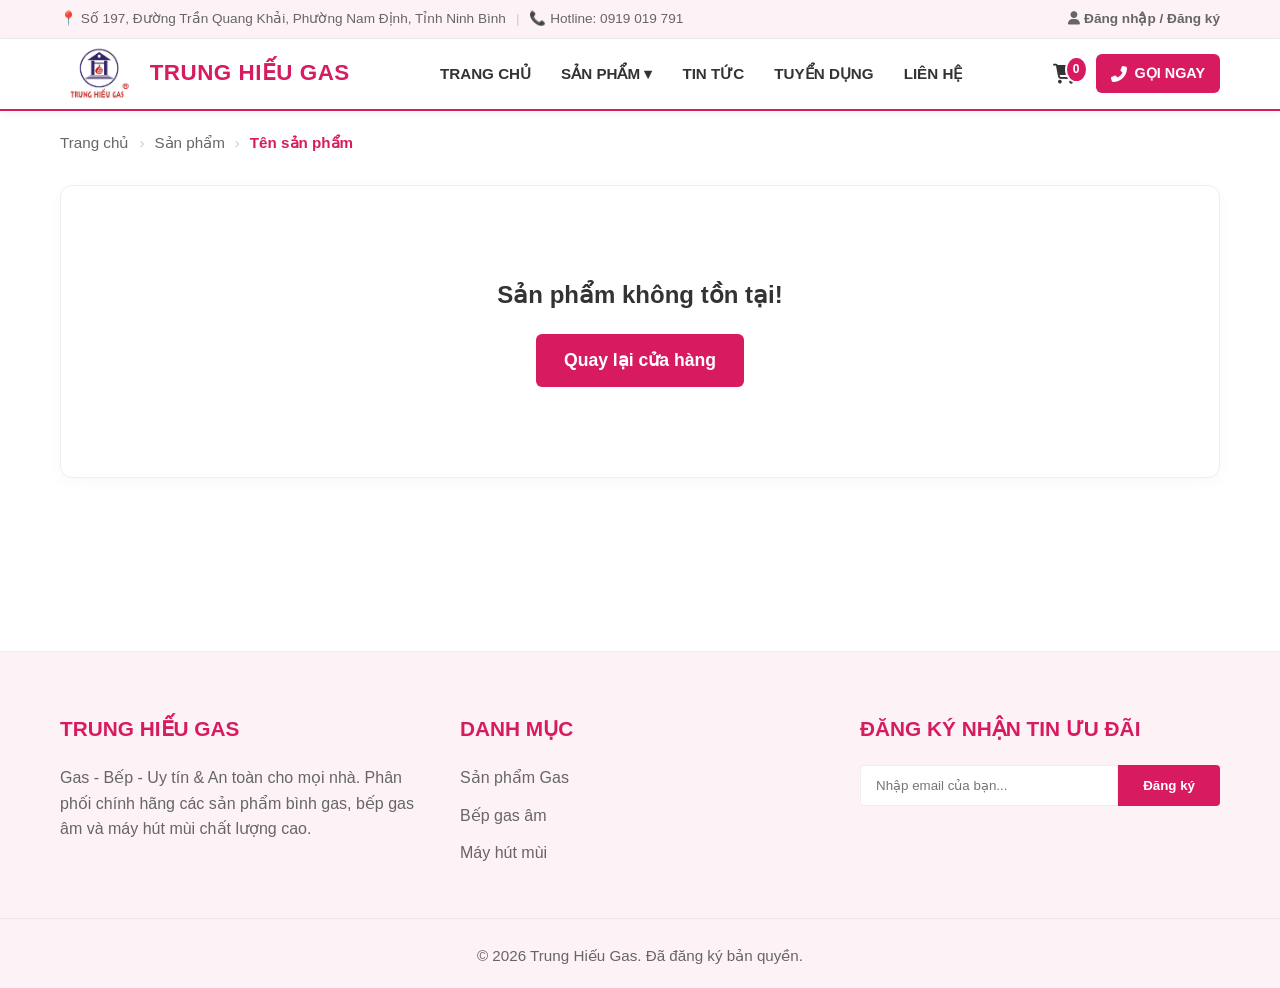
<file: product-detail.html>
<!DOCTYPE html>
<html lang="vi">
<head>
    <meta charset="UTF-8">
    <meta name="viewport" content="width=device-width, initial-scale=1.0">
    <title>Trung Hiếu Gas | Chi Tiết Sản Phẩm</title>
    <link rel="stylesheet" href="assets/css/common.css">
    <link rel="stylesheet" href="assets/css/product-detail.css"> 
    <link rel="stylesheet" href="https://cdnjs.cloudflare.com/ajax/libs/font-awesome/6.4.0/css/all.min.css">
</head>
<body>

    <div class="top-bar">
        <div class="container top-bar-container">
            <div class="top-bar-left">
                <span>📍 Số 197, Đường Trần Quang Khải, Phường Nam Định, Tỉnh Ninh Bình</span>
                <span class="divider">|</span>
                <span>📞 Hotline: 0919 019 791</span>
            </div>
            <div class="top-bar-right">
                <a href="login.html" class="top-bar-login-btn"><i class="fas fa-user"></i> Đăng nhập / Đăng ký</a>
            </div>
        </div>
    </div>

    <header class="main-header">
        <div class="container header-container">
            
            <div class="header-left">
                <a href="index.html" class="brand-wrapper">
                    <img src="assets/images/logo.png" alt="Logo Trung Hiếu Gas" class="brand-logo-img">
                    <div class="brand-text">
                        <strong class="brand-name">TRUNG HIẾU GAS</strong>
                    </div>
                </a>
            </div>

            <input type="checkbox" id="mobile-menu-toggle" class="menu-toggle-checkbox">
            <label for="mobile-menu-toggle" class="mobile-btn">
                <span></span><span></span><span></span>
            </label>

            <nav class="main-nav header-center">
                <ul class="nav-list">
                    <li><a href="index.html">TRANG CHỦ</a></li>
                    <li class="has-dropdown">
                        <a href="products.html">SẢN PHẨM ▾</a>
                        <ul class="dropdown-menu">
                            <li><a href="products.html#gas">Sản phẩm Gas</a></li>
                            <li><a href="products.html#glass-stove">Bếp gas âm</a></li>
                            <li><a href="products.html#range-hood">Máy hút mùi</a></li>
                        </ul>
                    </li>
                    <li><a href="news.html">TIN TỨC</a></li>
                    <li><a href="recruitment.html">TUYỂN DỤNG</a></li>
                    <li><a href="contact.html">LIÊN HỆ</a></li>
                    <li class="mobile-only-action">
                        <a href="cart.html">
                            <i class="fas fa-shopping-cart"></i> GIỎ HÀNG <span class="cart-count">0</span>
                        </a>
                    </li>
                    <li class="mobile-only-action mobile-auth-action">
                        <a href="login.html"><i class="fas fa-user"></i> ĐĂNG NHẬP / ĐĂNG KÝ</a>
                    </li>
                </ul>
            </nav>

            <div class="header-actions header-right">

                <a href="cart.html" class="icon-btn cart-icon-btn" title="Giỏ hàng"><i class="fas fa-shopping-cart"></i><span class="cart-count">0</span></a>
                <a href="contact.html" class="call-now-btn"><i class="fas fa-phone-alt"></i><span>GỌI NGAY</span></a>
            </div>
            
        </div>
    </header>

    <main class="main-content">
        <div class="container">
            
            <ul class="mini-nav">
                <li><a href="index.html">Trang chủ</a></li>
                <li><a href="products.html">Sản phẩm</a></li>
                <li>Tên sản phẩm</li>
            </ul>

            <div class="product-detail-wrapper" id="product-detail-wrapper"></div>

        </div>
    </main>

    <footer class="main-footer">
        <div class="container footer-container">
            <div class="footer-col">
                <h3>Trung Hiếu Gas</h3>
                <p>Gas - Bếp - Uy tín & An toàn cho mọi nhà. Phân phối chính hãng các sản phẩm bình gas, bếp gas âm và máy hút mùi chất lượng cao.</p>
            </div>
            <div class="footer-col">
                <h3>Danh mục</h3>
                <ul>
                    <li><a href="products.html#gas">Sản phẩm Gas</a></li>
                    <li><a href="products.html#glass-stove">Bếp gas âm</a></li>
                    <li><a href="products.html#range-hood">Máy hút mùi</a></li>
                </ul>
            </div>
            <div class="footer-col">
                <h3>Đăng ký nhận tin ưu đãi</h3>
                <form class="newsletter-form">
                    <input type="email" placeholder="Nhập email của bạn..." required>
                    <button type="submit">Đăng ký</button>
                </form>
            </div>
        </div>
        <div class="footer-bottom">
            <p>&copy; 2026 Trung Hiếu Gas. Đã đăng ký bản quyền.</p>
        </div>
    </footer>

    <script src="assets/js/cart.js"></script>
    <script src="assets/js/products.js"></script>
    <script src="assets/js/common.js"></script>
</body>
</html>
</file>
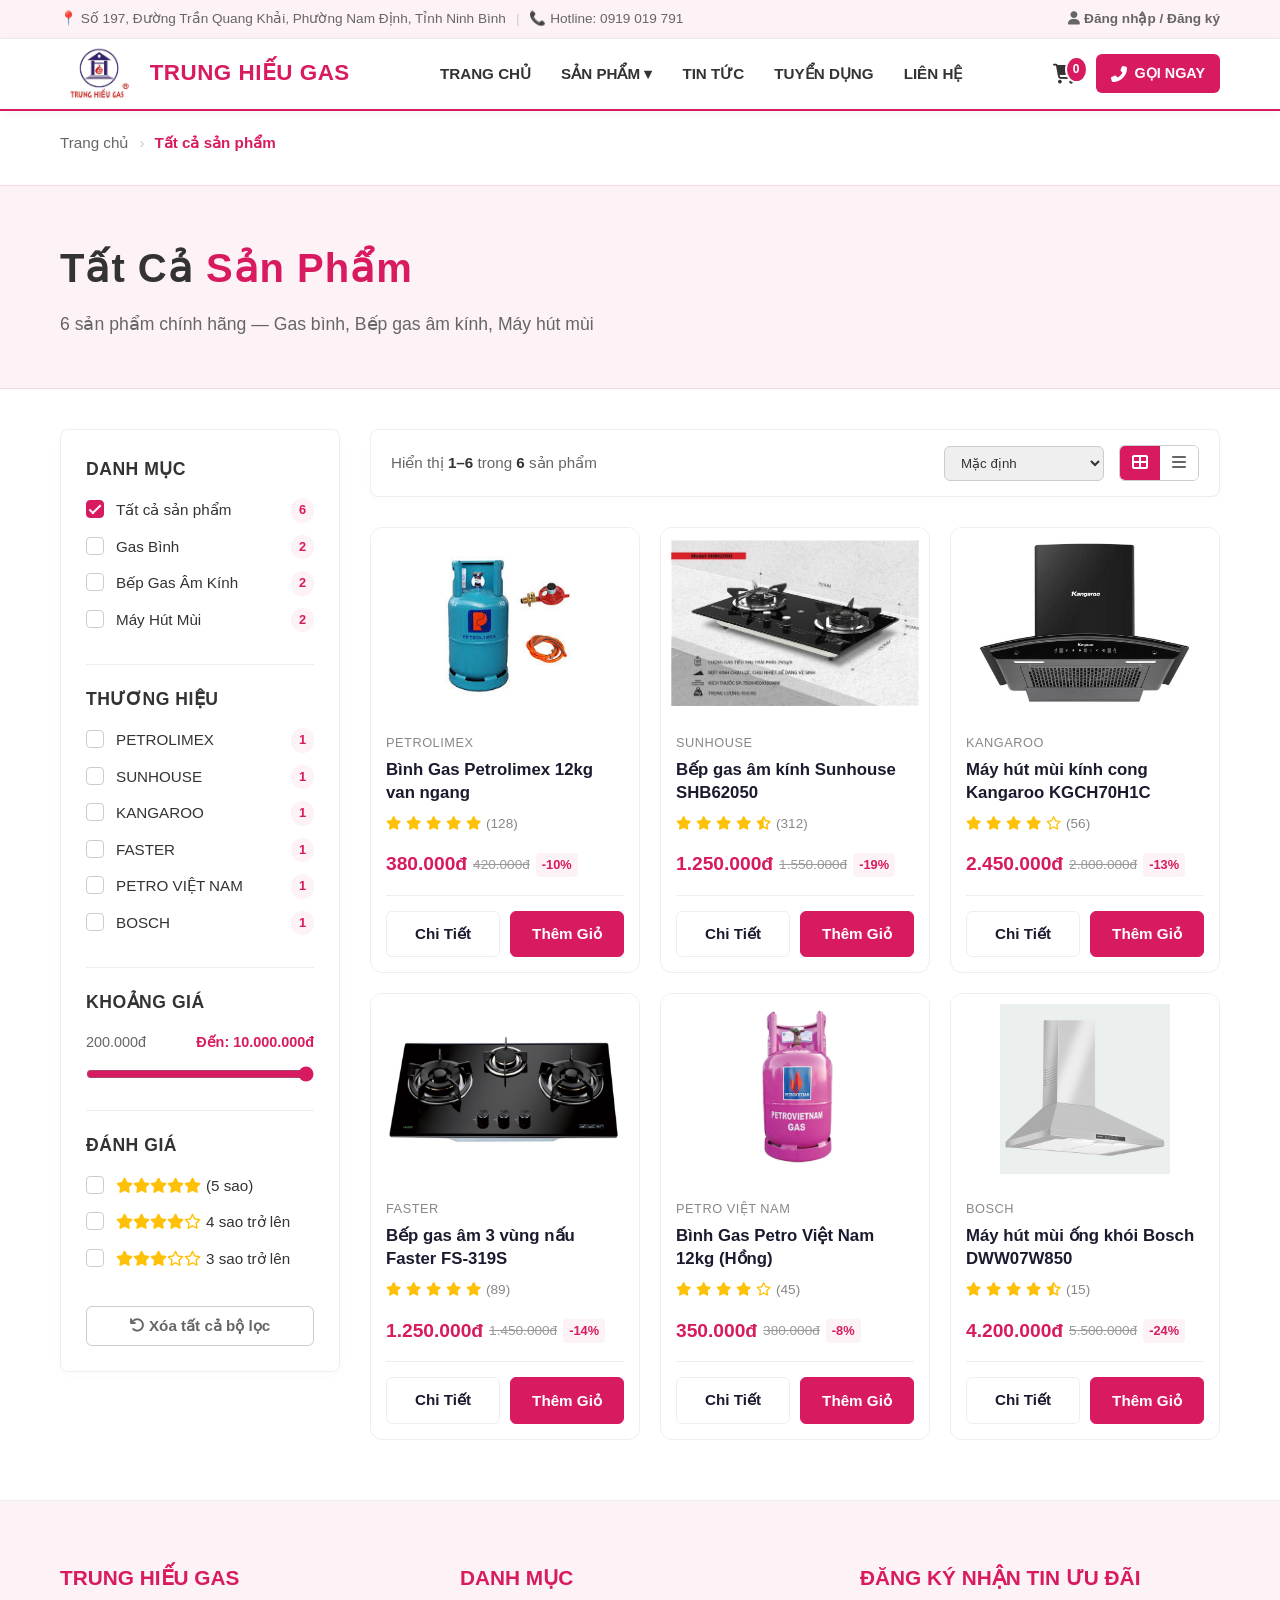
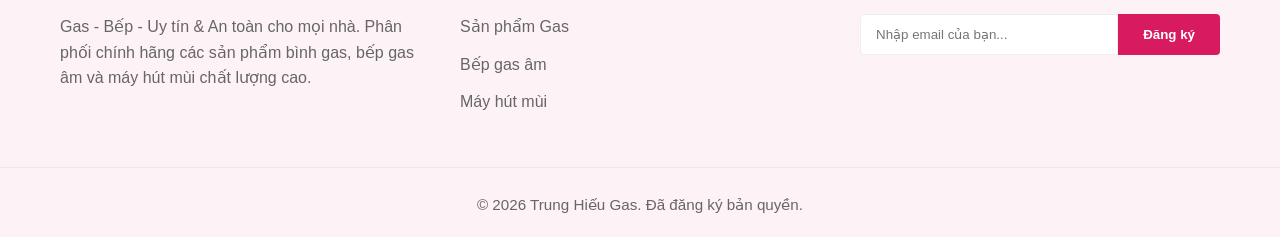
<file: products.html>
﻿<!DOCTYPE html>
<html lang="vi">
<head>
    <meta charset="UTF-8">
    <meta name="viewport" content="width=device-width, initial-scale=1.0">
    <title>Sản Phẩm | Trung Hiếu Gas</title>
    <link rel="stylesheet" href="assets/css/common.css">
    <link rel="stylesheet" href="assets/css/products.css"> 
    <link rel="stylesheet" href="https://cdnjs.cloudflare.com/ajax/libs/font-awesome/6.4.0/css/all.min.css">
</head>
<body>

    <div class="top-bar">
        <div class="container top-bar-container">
            <div class="top-bar-left">
                <span>📍 Số 197, Đường Trần Quang Khải, Phường Nam Định, Tỉnh Ninh Bình</span>
                <span class="divider">|</span>
                <span>📞 Hotline: 0919 019 791</span>
            </div>
            <div class="top-bar-right">
                <a href="login.html" class="top-bar-login-btn"><i class="fas fa-user"></i> Đăng nhập / Đăng ký</a>
            </div>
        </div>
    </div>

    <header class="main-header">
        <div class="container header-container">
            <div class="header-left">
                <a href="index.html" class="brand-wrapper">
                    <img src="assets/images/logo.png" alt="Logo Trung Hiếu Gas" class="brand-logo-img">
                    <div class="brand-text">
                        <strong class="brand-name">TRUNG HIẾU GAS</strong>
                    </div>
                </a>
            </div>

            <input type="checkbox" id="mobile-menu-toggle" class="menu-toggle-checkbox">
            <label for="mobile-menu-toggle" class="mobile-btn">
                <span></span><span></span><span></span>
            </label>

            <nav class="main-nav header-center">
                <ul class="nav-list">
                    <li><a href="index.html">TRANG CHỦ</a></li>
                    <li class="has-dropdown">
                        <a href="products.html">SẢN PHẨM ▾</a>
                        <ul class="dropdown-menu">
                            <li><a href="products.html#gas">Sản phẩm Gas</a></li>
                            <li><a href="products.html#glass-stove">Bếp gas âm</a></li>
                            <li><a href="products.html#range-hood">Máy hút mùi</a></li>
                        </ul>
                    </li>
                    <li><a href="news.html">TIN TỨC</a></li>
                    <li><a href="recruitment.html">TUYỂN DỤNG</a></li>
                    <li><a href="contact.html">LIÊN HỆ</a></li>
                    <li class="mobile-only-action">
                        <a href="cart.html">
                            <i class="fas fa-shopping-cart"></i> GIỎ HÀNG <span class="cart-count">0</span>
                        </a>
                    </li>
                    <li class="mobile-only-action mobile-auth-action">
                        <a href="login.html"><i class="fas fa-user"></i> ĐĂNG NHẬP / ĐĂNG KÝ</a>
                    </li>
                </ul>
            </nav>

            <div class="header-actions header-right">

                <a href="cart.html" class="icon-btn cart-icon-btn" title="Giỏ hàng"><i class="fas fa-shopping-cart"></i><span class="cart-count">0</span></a>
                <a href="contact.html" class="call-now-btn"><i class="fas fa-phone-alt"></i><span>GỌI NGAY</span></a>
            </div>
        </div>
    </header>

    <main class="main-content">
        
        <div class="container">
            <ul class="mini-nav">
                <li><a href="index.html">Trang chủ</a></li>
                <li>Tất cả sản phẩm</li>
            </ul>
        </div>

        <div class="full-width-banner">
            <div class="container">
                <h2>Tất Cả <span class="highlight-pink">Sản Phẩm</span></h2>
                <p>6 sản phẩm chính hãng — Gas bình, Bếp gas âm kính, Máy hút mùi</p>
            </div>
        </div>

        <div class="container">
            <div class="prod-layout-wrap">
                
                <aside class="sidebar-filter">
                    
                    <div class="filter-group">
                        <h3 class="filter-title">DANH MỤC</h3>
                    </div>

                    <div class="filter-group">
                        <h3 class="filter-title">THƯƠNG HIỆU</h3>
                    </div>

                    <div class="filter-group">
                        <h3 class="filter-title">KHOẢNG GIÁ</h3>
                        <div class="price-labels">
                            <span>200.000đ</span>
                            <span class="price-max">Đến: 10.000.000đ</span>
                        </div>
                        <input type="range" min="200000" max="10000000" value="10000000" class="price-slider">
                    </div>

                    <div class="filter-group">
                        <h3 class="filter-title">ĐÁNH GIÁ</h3>
                        <label class="custom-checkbox">
                            <input type="checkbox" class="rating-checkbox" value="5">
                            <span class="checkmark"></span>
                            <span class="stars">
                                <i class="fas fa-star"></i><i class="fas fa-star"></i><i class="fas fa-star"></i><i class="fas fa-star"></i><i class="fas fa-star"></i>
                            </span> (5 sao)
                        </label>
                        <label class="custom-checkbox">
                            <input type="checkbox" class="rating-checkbox" value="4">
                            <span class="checkmark"></span>
                            <span class="stars">
                                <i class="fas fa-star"></i><i class="fas fa-star"></i><i class="fas fa-star"></i><i class="fas fa-star"></i><i class="far fa-star"></i>
                            </span> 4 sao trở lên
                        </label>
                        <label class="custom-checkbox">
                            <input type="checkbox" class="rating-checkbox" value="3">
                            <span class="checkmark"></span>
                            <span class="stars">
                                <i class="fas fa-star"></i><i class="fas fa-star"></i><i class="fas fa-star"></i><i class="far fa-star"></i><i class="far fa-star"></i>
                            </span> 3 sao trở lên
                        </label>
                    </div>

                    <button type="button" class="btn-clear-filter">
                        <i class="fas fa-undo"></i> Xóa tất cả bộ lọc
                    </button>
                </aside>

                <div class="prod-main-content">
                    

                    <div class="prod-toolbar">
                        <div class="toolbar-left">
                            <p></p>
                        </div>
                        <div class="toolbar-right">
                            <select class="sort-dropdown">
                                <option value="default">Mặc định</option>
                                <option value="price-asc">Giá: Thấp đến Cao</option>
                                <option value="price-desc">Giá: Cao đến Thấp</option>
                            </select>
                            <div class="view-toggle">
                                <button class="view-btn active"><i class="fas fa-th-large"></i></button>
                                <button class="view-btn"><i class="fas fa-bars"></i></button>
                            </div>
                        </div>
                    </div>

                    <div class="product-grid" id="product-grid"></div>
                </div>
            </div>
        </div>
    </main>

    <footer class="main-footer">
        <div class="container footer-container">
            <div class="footer-col">
                <h3>Trung Hiếu Gas</h3>
                <p>Gas - Bếp - Uy tín & An toàn cho mọi nhà. Phân phối chính hãng các sản phẩm bình gas, bếp gas âm và máy hút mùi chất lượng cao.</p>
            </div>
            <div class="footer-col">
                <h3>Danh mục</h3>
                <ul>
                    <li><a href="products.html#gas">Sản phẩm Gas</a></li>
                    <li><a href="products.html#glass-stove">Bếp gas âm</a></li>
                    <li><a href="products.html#range-hood">Máy hút mùi</a></li>
                </ul>
            </div>
            <div class="footer-col">
                <h3>Đăng ký nhận tin ưu đãi</h3>
                <form class="newsletter-form">
                    <input type="email" placeholder="Nhập email của bạn..." required>
                    <button type="submit">Đăng ký</button>
                </form>
            </div>
        </div>
        <div class="footer-bottom">
            <p>&copy; 2026 Trung Hiếu Gas. Đã đăng ký bản quyền.</p>
        </div>
    </footer>
    <script src="assets/js/cart.js"></script>
    <script src="assets/js/products.js"></script>
    <script src="assets/js/common.js"></script>
</body>
</html>
</file>
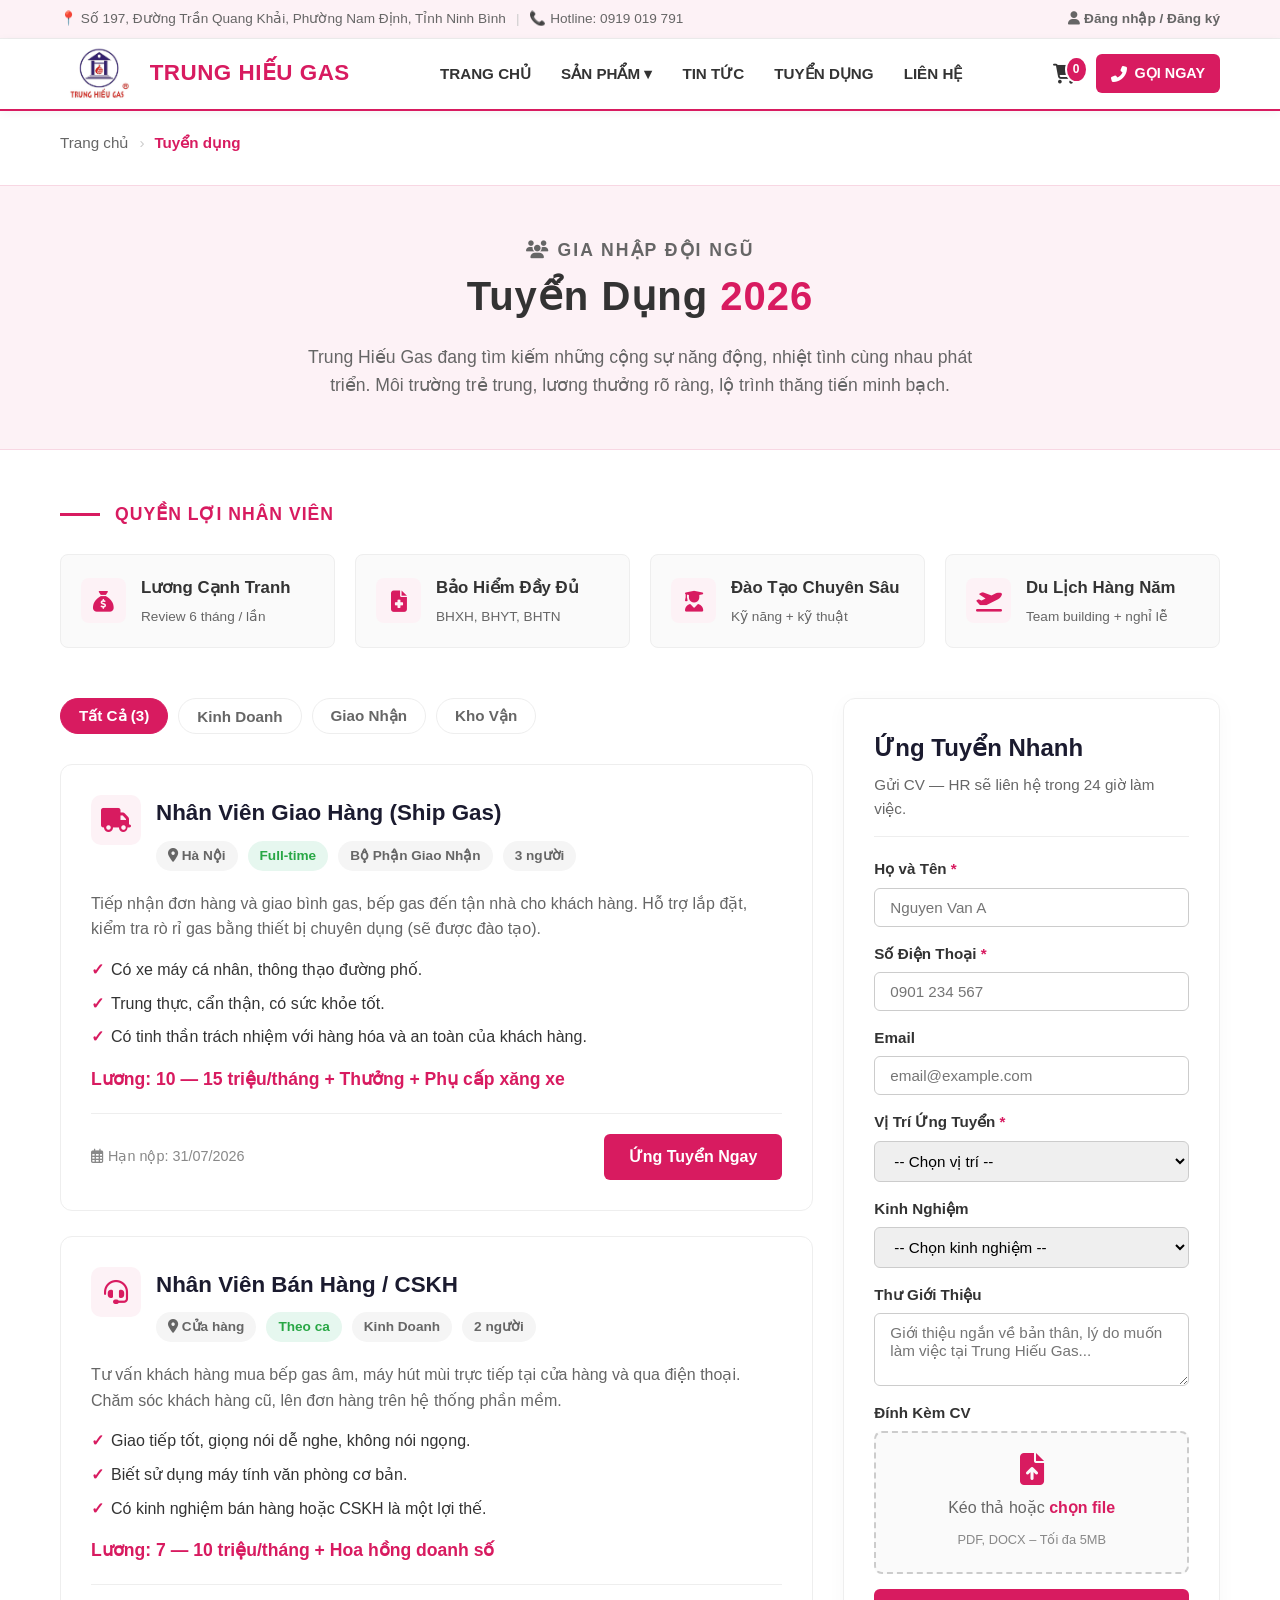
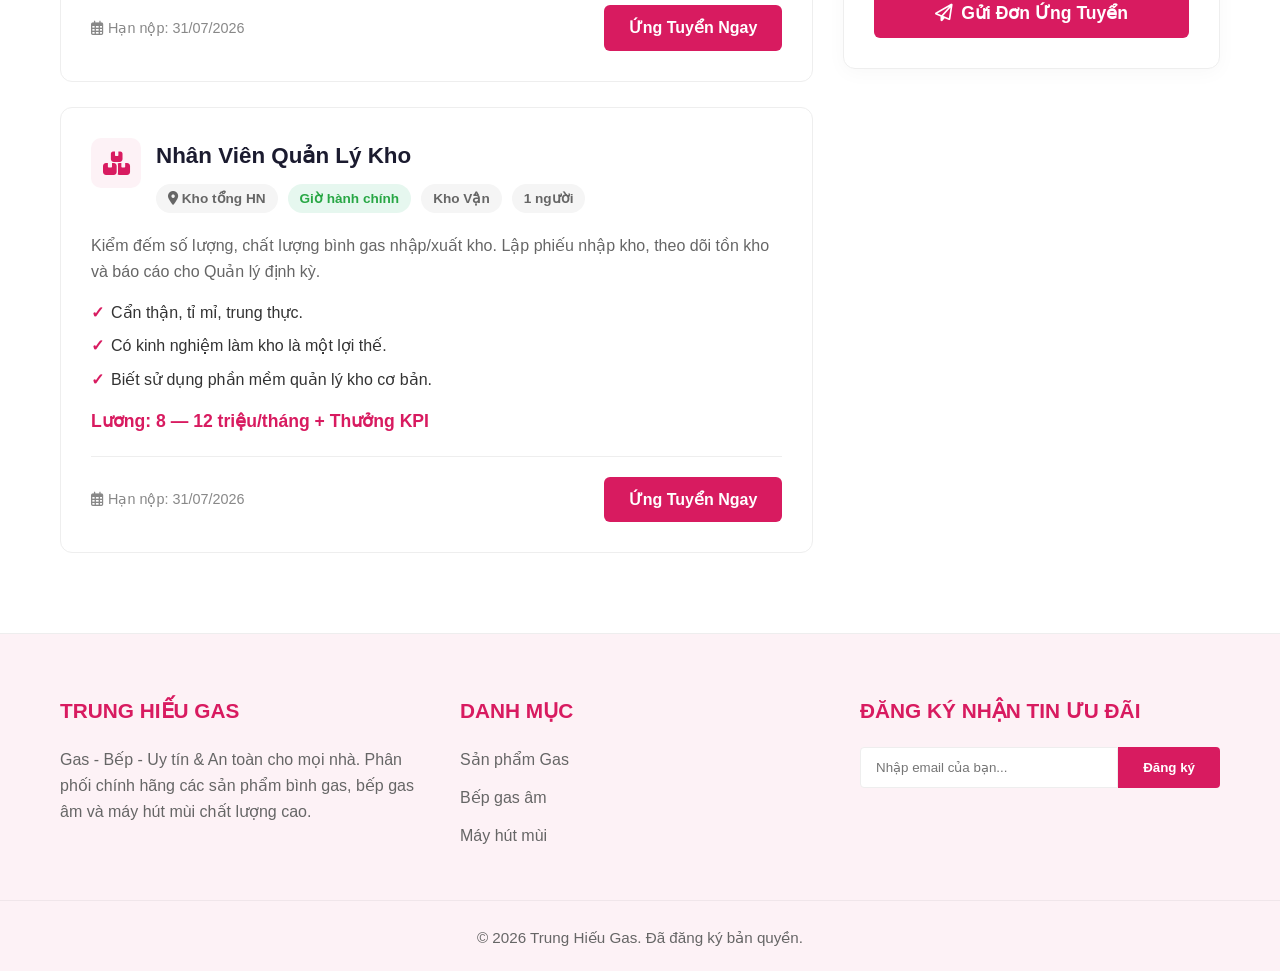
<file: recruitment.html>
<!DOCTYPE html>
<html lang="vi">
<head>
    <meta charset="UTF-8">
    <meta name="viewport" content="width=device-width, initial-scale=1.0">
    <title>Tuyển Dụng | Trung Hiếu Gas</title>
    <link rel="stylesheet" href="assets/css/common.css">
    <link rel="stylesheet" href="assets/css/recruitment.css"> 
    <link rel="stylesheet" href="https://cdnjs.cloudflare.com/ajax/libs/font-awesome/6.4.0/css/all.min.css">
</head>
<body>

    <!-- ================= TOP BAR & HEADER ================= -->
    <div class="top-bar">
        <div class="container top-bar-container">
            <div class="top-bar-left">
                <span>📍 Số 197, Đường Trần Quang Khải, Phường Nam Định, Tỉnh Ninh Bình</span>
                <span class="divider">|</span>
                <span>📞 Hotline: 0919 019 791</span>
            </div>
            <div class="top-bar-right">
                <a href="login.html" class="top-bar-login-btn"><i class="fas fa-user"></i> Đăng nhập / Đăng ký</a>
            </div>
        </div>
    </div>

    <header class="main-header">
        <div class="container header-container">
            <div class="header-left">
                <a href="index.html" class="brand-wrapper">
                    <img src="assets/images/logo.png" alt="Logo Trung Hiếu Gas" class="brand-logo-img">
                    <div class="brand-text">
                        <strong class="brand-name">TRUNG HIẾU GAS</strong>
                    </div>
                </a>
            </div>

            <input type="checkbox" id="mobile-menu-toggle" class="menu-toggle-checkbox">
            <label for="mobile-menu-toggle" class="mobile-btn">
                <span></span><span></span><span></span>
            </label>

            <nav class="main-nav header-center">
                <ul class="nav-list">
                    <li><a href="index.html">TRANG CHỦ</a></li>
                    <li class="has-dropdown">
                        <a href="products.html">SẢN PHẨM ▾</a>
                        <ul class="dropdown-menu">
                            <li><a href="products.html#gas">Sản phẩm Gas</a></li>
                            <li><a href="products.html#glass-stove">Bếp gas âm</a></li>
                            <li><a href="products.html#range-hood">Máy hút mùi</a></li>
                        </ul>
                    </li>
                    <li><a href="news.html">TIN TỨC</a></li>
                    <li><a href="recruitment.html">TUYỂN DỤNG</a></li>
                    <li><a href="contact.html">LIÊN HỆ</a></li>
                    <li class="mobile-only-action">
                        <a href="cart.html">
                            <i class="fas fa-shopping-cart"></i> GIỎ HÀNG <span class="cart-count">0</span>
                        </a>
                    </li>
                    <li class="mobile-only-action mobile-auth-action">
                        <a href="login.html"><i class="fas fa-user"></i> ĐĂNG NHẬP / ĐĂNG KÝ</a>
                    </li>
                </ul>
            </nav>

            <div class="header-actions header-right">

                <a href="cart.html" class="icon-btn cart-icon-btn" title="Giỏ hàng"><i class="fas fa-shopping-cart"></i><span class="cart-count">0</span></a>
                <a href="contact.html" class="call-now-btn"><i class="fas fa-phone-alt"></i><span>GỌI NGAY</span></a>
            </div>
        </div>
    </header>

    <!-- ================= MAIN CONTENT: TUYỂN DỤNG ================= -->
    <main class="main-content">
        
        <div class="container">
            <!-- MINI NAV (Breadcrumb) -->
            <ul class="mini-nav">
                <li><a href="index.html">Trang chủ</a></li>
                <li>Tuyển dụng</li>
            </ul>
        </div>

        <!-- BANNER GIỚI THIỆU TRÀN VIỀN -->
        <div class="full-width-banner text-center">
            <div class="container">
                <p class="banner-subheading"><i class="fas fa-users"></i> GIA NHẬP ĐỘI NGŨ</p>
                <h2>Tuyển Dụng <span class="highlight-pink">2026</span></h2>
                <p>Trung Hiếu Gas đang tìm kiếm những cộng sự năng động, nhiệt tình cùng nhau phát triển. Môi trường trẻ trung, lương thưởng rõ ràng, lộ trình thăng tiến minh bạch.</p>
            </div>
        </div>

        <div class="container">
            
            <!-- QUYỀN LỢI NHÂN VIÊN -->
            <div class="benefits-section">
                <div class="benefits-header">
                    <span class="line"></span>
                    <h3>QUYỀN LỢI NHÂN VIÊN</h3>
                </div>
                <div class="benefits-grid">
                    <div class="benefit-card">
                        <div class="icon-box"><i class="fas fa-sack-dollar"></i></div>
                        <div class="benefit-info">
                            <h4>Lương Cạnh Tranh</h4>
                            <p>Review 6 tháng / lần</p>
                        </div>
                    </div>
                    <div class="benefit-card">
                        <div class="icon-box"><i class="fas fa-file-medical"></i></div>
                        <div class="benefit-info">
                            <h4>Bảo Hiểm Đầy Đủ</h4>
                            <p>BHXH, BHYT, BHTN</p>
                        </div>
                    </div>
                    <div class="benefit-card">
                        <div class="icon-box"><i class="fas fa-user-graduate"></i></div>
                        <div class="benefit-info">
                            <h4>Đào Tạo Chuyên Sâu</h4>
                            <p>Kỹ năng + kỹ thuật</p>
                        </div>
                    </div>
                    <div class="benefit-card">
                        <div class="icon-box"><i class="fas fa-plane-departure"></i></div>
                        <div class="benefit-info">
                            <h4>Du Lịch Hàng Năm</h4>
                            <p>Team building + nghỉ lễ</p>
                        </div>
                    </div>
                </div>
            </div>

            <!-- LAYOUT 2 CỘT: DANH SÁCH VIỆC LÀM & FORM ỨNG TUYỂN -->
            <div class="recruit-layout-wrap">
                
                <!-- CỘT TRÁI (Rộng hơn): DANH SÁCH VỊ TRÍ -->
                <div class="recruit-main-col">
                    
                    <!-- BỘ LỌC VỊ TRÍ -->
                    <div class="job-filters">
                        <button class="filter-btn active">Tất Cả (3)</button>
                        <button class="filter-btn">Kinh Doanh</button>
                        <button class="filter-btn">Giao Nhận</button>
                        <button class="filter-btn">Kho Vận</button>
                    </div>

                    <!-- DANH SÁCH CÔNG VIỆC (Nội dung gốc giữ nguyên) -->
                    <div class="jobs-list">
                        
                        <!-- Vị trí 1: Giao hàng -->
                        <div class="job-card-detailed">
                            <div class="job-card-header">
                                <div class="job-icon"><i class="fas fa-truck"></i></div>
                                <div>
                                    <h3 class="job-title">Nhân Viên Giao Hàng (Ship Gas)</h3>
                                    <div class="job-meta-tags">
                                        <span class="tag tag-loc"><i class="fas fa-map-marker-alt"></i> Hà Nội</span>
                                        <span class="tag tag-type">Full-time</span>
                                        <span class="tag tag-dept">Bộ Phận Giao Nhận</span>
                                        <span class="tag tag-qty">3 người</span>
                                    </div>
                                </div>
                            </div>
                            
                            <div class="job-body">
                                <p class="job-desc">Tiếp nhận đơn hàng và giao bình gas, bếp gas đến tận nhà cho khách hàng. Hỗ trợ lắp đặt, kiểm tra rò rỉ gas bằng thiết bị chuyên dụng (sẽ được đào tạo).</p>
                                <ul class="job-reqs">
                                    <li>Có xe máy cá nhân, thông thạo đường phố.</li>
                                    <li>Trung thực, cẩn thận, có sức khỏe tốt.</li>
                                    <li>Có tinh thần trách nhiệm với hàng hóa và an toàn của khách hàng.</li>
                                </ul>
                                <div class="job-salary">
                                    <strong>Lương: 10 — 15 triệu/tháng + Thưởng + Phụ cấp xăng xe</strong>
                                </div>
                            </div>

                            <div class="job-footer">
                                <span class="deadline"><i class="far fa-calendar-alt"></i> Hạn nộp: 31/07/2026</span>
                                <a href="#apply-form" class="btn-apply-now">Ứng Tuyển Ngay</a>
                            </div>
                        </div>

                        <!-- Vị trí 2: Bán hàng -->
                        <div class="job-card-detailed">
                            <div class="job-card-header">
                                <div class="job-icon"><i class="fas fa-headset"></i></div>
                                <div>
                                    <h3 class="job-title">Nhân Viên Bán Hàng / CSKH</h3>
                                    <div class="job-meta-tags">
                                        <span class="tag tag-loc"><i class="fas fa-map-marker-alt"></i> Cửa hàng</span>
                                        <span class="tag tag-type">Theo ca</span>
                                        <span class="tag tag-dept">Kinh Doanh</span>
                                        <span class="tag tag-qty">2 người</span>
                                    </div>
                                </div>
                            </div>
                            
                            <div class="job-body">
                                <p class="job-desc">Tư vấn khách hàng mua bếp gas âm, máy hút mùi trực tiếp tại cửa hàng và qua điện thoại. Chăm sóc khách hàng cũ, lên đơn hàng trên hệ thống phần mềm.</p>
                                <ul class="job-reqs">
                                    <li>Giao tiếp tốt, giọng nói dễ nghe, không nói ngọng.</li>
                                    <li>Biết sử dụng máy tính văn phòng cơ bản.</li>
                                    <li>Có kinh nghiệm bán hàng hoặc CSKH là một lợi thế.</li>
                                </ul>
                                <div class="job-salary">
                                    <strong>Lương: 7 — 10 triệu/tháng + Hoa hồng doanh số</strong>
                                </div>
                            </div>

                            <div class="job-footer">
                                <span class="deadline"><i class="far fa-calendar-alt"></i> Hạn nộp: 31/07/2026</span>
                                <a href="#apply-form" class="btn-apply-now">Ứng Tuyển Ngay</a>
                            </div>
                        </div>

                        <!-- Vị trí 3: Quản lý kho -->
                        <div class="job-card-detailed">
                            <div class="job-card-header">
                                <div class="job-icon"><i class="fas fa-boxes"></i></div>
                                <div>
                                    <h3 class="job-title">Nhân Viên Quản Lý Kho</h3>
                                    <div class="job-meta-tags">
                                        <span class="tag tag-loc"><i class="fas fa-map-marker-alt"></i> Kho tổng HN</span>
                                        <span class="tag tag-type">Giờ hành chính</span>
                                        <span class="tag tag-dept">Kho Vận</span>
                                        <span class="tag tag-qty">1 người</span>
                                    </div>
                                </div>
                            </div>
                            
                            <div class="job-body">
                                <p class="job-desc">Kiểm đếm số lượng, chất lượng bình gas nhập/xuất kho. Lập phiếu nhập kho, theo dõi tồn kho và báo cáo cho Quản lý định kỳ.</p>
                                <ul class="job-reqs">
                                    <li>Cẩn thận, tỉ mỉ, trung thực.</li>
                                    <li>Có kinh nghiệm làm kho là một lợi thế.</li>
                                    <li>Biết sử dụng phần mềm quản lý kho cơ bản.</li>
                                </ul>
                                <div class="job-salary">
                                    <strong>Lương: 8 — 12 triệu/tháng + Thưởng KPI</strong>
                                </div>
                            </div>

                            <div class="job-footer">
                                <span class="deadline"><i class="far fa-calendar-alt"></i> Hạn nộp: 31/07/2026</span>
                                <a href="#apply-form" class="btn-apply-now">Ứng Tuyển Ngay</a>
                            </div>
                        </div>

                    </div>
                </div>

                <!-- CỘT PHẢI (Hẹp hơn): FORM ỨNG TUYỂN NHANH -->
                <aside class="recruit-sidebar-col" id="apply-form">
                    <div class="quick-apply-box">
                        <div class="apply-header">
                            <h3>Ứng Tuyển Nhanh</h3>
                            <p>Gửi CV — HR sẽ liên hệ trong 24 giờ làm việc.</p>
                        </div>
                        
                        <form action="#" class="apply-form">
                            <div class="form-group">
                                <label>Họ và Tên <span>*</span></label>
                                <input type="text" placeholder="Nguyen Van A" required>
                            </div>
                            <div class="form-group">
                                <label>Số Điện Thoại <span>*</span></label>
                                <input type="tel" placeholder="0901 234 567" required>
                            </div>
                            <div class="form-group">
                                <label>Email</label>
                                <input type="email" placeholder="email@example.com">
                            </div>
                            <div class="form-group">
                                <label>Vị Trí Ứng Tuyển <span>*</span></label>
                                <select required>
                                    <option value="">-- Chọn vị trí --</option>
                                    <option value="giaohang">Nhân Viên Giao Hàng</option>
                                    <option value="banhang">Nhân Viên Bán Hàng / CSKH</option>
                                    <option value="kho">Nhân Viên Quản Lý Kho</option>
                                </select>
                            </div>
                            <div class="form-group">
                                <label>Kinh Nghiệm</label>
                                <select>
                                    <option value="">-- Chọn kinh nghiệm --</option>
                                    <option value="chuaco">Chưa có kinh nghiệm</option>
                                    <option value="duoi1nam">Dưới 1 năm</option>
                                    <option value="tren1nam">1 - 3 năm</option>
                                </select>
                            </div>
                            <div class="form-group">
                                <label>Thư Giới Thiệu</label>
                                <textarea rows="3" placeholder="Giới thiệu ngắn về bản thân, lý do muốn làm việc tại Trung Hiếu Gas..."></textarea>
                            </div>
                            <div class="form-group">
                                <label>Đính Kèm CV</label>
                                <div class="file-upload-box">
                                    <i class="fas fa-file-upload upload-icon"></i>
                                    <p class="file-label-text">Kéo thả hoặc <strong>chọn file</strong></p>
                                    <span>PDF, DOCX – Tối đa 5MB</span>
                                    <input type="file" id="cv-file" accept=".pdf,.doc,.docx">
                                </div>
                            </div>

                            <button type="submit" class="btn-submit-apply">
                                <i class="far fa-paper-plane"></i> Gửi Đơn Ứng Tuyển
                            </button>
                        </form>
                    </div>
                </aside>

            </div>
        </div>
    </main>

    <!-- ================= FOOTER ================= -->
    <footer class="main-footer">
        <div class="container footer-container">
            <div class="footer-col">
                <h3>Trung Hiếu Gas</h3>
                <p>Gas - Bếp - Uy tín & An toàn cho mọi nhà. Phân phối chính hãng các sản phẩm bình gas, bếp gas âm và máy hút mùi chất lượng cao.</p>
            </div>
            <div class="footer-col">
                <h3>Danh mục</h3>
                <ul>
                    <li><a href="products.html#gas">Sản phẩm Gas</a></li>
                    <li><a href="products.html#glass-stove">Bếp gas âm</a></li>
                    <li><a href="products.html#range-hood">Máy hút mùi</a></li>
                </ul>
            </div>
            <div class="footer-col">
                <h3>Đăng ký nhận tin ưu đãi</h3>
                <form class="newsletter-form">
                    <input type="email" placeholder="Nhập email của bạn..." required>
                    <button type="submit">Đăng ký</button>
                </form>
            </div>
        </div>
        <div class="footer-bottom">
            <p>&copy; 2026 Trung Hiếu Gas. Đã đăng ký bản quyền.</p>
        </div>
    </footer>

    <script src="assets/js/recruitment.js"></script>
    <script src="assets/js/cart.js"></script>
    <script src="assets/js/products.js"></script>
    <script src="assets/js/common.js"></script>
</body>
</html>
</file>
<file: assets/css/common.css>
/* ================= CSS RESET & THIẾT LẬP CHUNG ================= */
* { 
    margin: 0; 
    padding: 0; 
    box-sizing: border-box; 
    font-family: 'Segoe UI', Tahoma, Geneva, Verdana, sans-serif; 
}
body { 
    color: #333333; 
    background-color: #ffffff; 
    line-height: 1.6; 
    display: flex; 
    flex-direction: column; 
    min-height: 100vh; 
}
.container { 
    max-width: 1200px; 
    margin: 0 auto; 
    padding: 0 20px; 
}
a { 
    text-decoration: none; 
    color: inherit; 
}
li { 
    list-style: none; 
}
.main-content { 
    flex: 1; 
    min-height: 60vh; 
}

/* ================= TOP BAR ================= */
.top-bar { 
    background-color: #fdf2f6; 
    color: #666666; 
    font-size: 0.85rem; 
    padding: 8px 0; 
    border-bottom: 1px solid #eeeeee; 
}
.top-bar-container { 
    display: flex; 
    justify-content: space-between; 
    align-items: center; 
}
.top-bar-left { 
    display: flex; 
    gap: 10px; 
    align-items: center; 
}
.top-bar-left .divider { 
    color: #cccccc; 
}
.top-bar-right { 
    display: flex; 
    gap: 12px; 
    align-items: center; 
}
.top-bar-login-btn { 
    color: #666666; 
    font-weight: bold; 
    transition: color 0.3s;
}
.top-bar-login-btn:hover { 
    color: #d81b60; 
}

/* ================= HEADER CHÍNH ================= */
.main-header { 
    background-color: #ffffff; 
    box-shadow: 0 2px 10px rgba(0,0,0,0.05); 
    position: sticky; 
    top: 0; 
    z-index: 1000; 
    border-bottom: 2px solid #d81b60; 
}
.header-container { 
    display: flex; 
    justify-content: space-between; 
    align-items: center; 
    height: 70px; 
}
.header-left, .header-center, .header-right { 
    display: flex; 
    align-items: center; 
}
.header-center { 
    flex: 1; 
    justify-content: center; 
}
.header-right { 
    gap: 20px; 
    justify-content: flex-end; 
}
.brand-wrapper { 
    display: flex; 
    align-items: center; 
    gap: 10px; 
}
.brand-logo-img { 
    height: 70px; 
    width: auto; 
    object-fit: contain; 
}
.brand-text { 
    display: flex; 
    flex-direction: column; 
    justify-content: center; 
}
.brand-name { 
    font-size: 1.4rem; 
    color: #d81b60; 
    text-transform: uppercase; 
    letter-spacing: 0.5px; 
    line-height: 1.1; 
}
/* ================= NAVIGATION MENU ================= */
.nav-list { 
    display: flex; 
    gap: 30px; }
.nav-list > li > a { 
    font-weight: 600; 
    font-size: 0.95rem; 
    color: #333333; 
    padding: 10px 0; 
    position: relative; 
    transition: color 0.3s; 
}
.nav-list > li > a:hover { 
    color: #d81b60; 
}
.nav-list > li > a::after { 
    content: ''; 
    position: absolute; 
    bottom: 0; 
    left: 0; 
    width: 100%; 
    height: 2px; 
    background-color: #d81b60; 
    transform: scaleX(0); 
    transform-origin: center; 
    transition: transform 0.3s ease-out; 
}
.nav-list > li > a:hover::after { 
    transform: scaleX(1); 
}

.has-dropdown { 
    position: relative; 
}
.dropdown-menu {
     position: absolute; 
     top: calc(100% + 15px); 
     left: 0; 
     background-color: #ffffff; 
     min-width: 220px; 
     box-shadow: 0 5px 15px rgba(0,0,0,0.1); 
     opacity: 0; 
     visibility: hidden; 
     transform: translateY(10px); 
     transition: all 0.3s ease; 
     border-top: 3px solid #d81b60; 
     border-radius: 0 0 5px 5px; 
}
.dropdown-menu::before { 
    content: ''; 
    position: absolute; 
    top: -15px; 
    left: 0; 
    width: 100%; 
    height: 15px; 
    background: transparent; 
}
.has-dropdown:hover .dropdown-menu { 
    opacity: 1; 
    visibility: visible; 
    transform: translateY(0); 
}
.dropdown-menu li a { 
    display: block; 
    padding: 12px 20px; 
    border-bottom: 1px solid #eeeeee; 
    transition: background-color 0.2s, color 0.2s; 
}
.dropdown-menu li:last-child a { 
    border-bottom: none; 
}
.dropdown-menu li a:hover { 
    background-color: #fdf2f6; 
    color: #d81b60; 
}

/* ================= HEADER ACTIONS ================= */
.icon-btn { 
    display: flex; 
    align-items: center; 
    position: relative; 
    transition: transform 0.2s; 
    color: #333333; 
}
.icon-btn i { 
    font-size: 20px; 
    transition: color 0.3s; 
}
.icon-btn:hover { 
    transform: translateY(-2px); 
}
.icon-btn:hover i { 
    color: #d81b60; 
}
.cart-icon-btn .cart-count { 
    position: absolute; 
    top: -8px; 
    right: -12px; 
    background-color: #d81b60; 
    color: #ffffff; 
    font-size: 0.75rem; 
    font-weight: bold; 
    padding: 2px 6px; 
    border-radius: 50%; 
    border: 2px solid #ffffff; 
}
.call-now-btn { 
    display: flex; 
    align-items: center; 
    gap: 8px; 
    background-color: #d81b60; 
    color: #ffffff; 
    padding: 8px 15px; 
    border-radius: 6px; 
    font-weight: bold; 
    font-size: 0.9rem; 
    transition: background-color 0.3s, transform 0.2s; 
}
.call-now-btn i { 
    font-size: 16px; 
    color: #ffffff; 
}
.call-now-btn:hover { 
    background-color: #ad144b; 
    transform: translateY(-2px); 
}
.mobile-only-action { 
    display: none; 
}
.menu-toggle-checkbox { 
    display: none; 
}
.mobile-btn { 
    display: none; 
    cursor: pointer; 
    flex-direction: column; 
    gap: 6px; 
    z-index: 1001; 
}
.mobile-btn span { 
    width: 28px; 
    height: 3px; 
    background-color: #d81b60; 
    transition: 0.3s; 
    border-radius: 3px; 
}

/* ================= NÚT BẤM & TITLE ================= */
.btn-primary { 
    display: inline-block; 
    background-color: #d81b60; 
    color: #ffffff; 
    padding: 12px 28px; 
    border-radius: 6px; 
    font-size: 1.1rem; 
    font-weight: bold; 
    transition: background-color 0.3s, transform 0.2s; 
    border: none; 
    cursor: pointer; 
}
.btn-primary:hover { 
    background-color: #ad144b; 
    transform: translateY(-2px); 
}
.section-title { 
    text-align: center; 
    font-size: 2rem; 
    color: #d81b60; 
    margin-bottom: 40px; 
    text-transform: uppercase; 
    letter-spacing: 1px; 
}

/* ================= FORM DÙNG CHUNG ================= */
.form-group { 
    margin-bottom: 18px; 
    display: flex; 
    flex-direction: column; 
}
.form-group label { 
    margin-bottom: 8px; 
    font-weight: 600; 
    font-size: 0.95rem; 
    color: #333333; 
}
.form-group input[type="text"], 
.form-group input[type="tel"], 
.form-group input[type="email"], 
.form-group input[type="password"], 
.form-group textarea { 
    padding: 12px; 
    border: 1px solid #eeeeee; 
    border-radius: 6px; 
    font-size: 1rem; 
    font-family: inherit; 
    outline: none; 
    transition: border-color 0.3s; 
    width: 100%; 
}
.form-group input:focus, 
.form-group textarea:focus { 
    border-color: #d81b60; 
    box-shadow: 0 0 5px rgba(216, 27, 96, 0.2); 
}

/* ================= FOOTER ================= */
.main-footer { 
    background-color: #fdf2f6; 
    color: #333333; 
    padding: 60px 0 20px; 
    border-top: 1px solid #eeeeee; 
}
.footer-container { 
    display: flex; 
    flex-wrap: wrap; 
    justify-content: space-between; 
    gap: 40px; 
    margin-bottom: 40px; 
}
.footer-col { 
    flex: 1; 
    min-width: 250px; 
}
.footer-col h3 { 
    margin-bottom: 20px; 
    font-size: 1.3rem; 
    color: #d81b60; 
    text-transform: uppercase; 
}
.footer-col ul li { 
    margin-bottom: 12px; 
}
.footer-col ul li a { 
    color: #666666; 
    transition: color 0.3s; 
}
.footer-col ul li a:hover { 
    color: #d81b60; 
    text-decoration: underline; 
}
.footer-col p { 
    color: #666666; 
}
.newsletter-form { 
    display: flex; 
    margin-top: 15px; 
}
.newsletter-form input { 
    padding: 12px 15px; 
    border: 1px solid #eeeeee; 
    border-radius: 4px 0 0 4px; 
    outline: none; 
    flex: 1; 
}
.newsletter-form input:focus { 
    border-color: #d81b60; 
}
.newsletter-form button { 
    padding: 12px 25px; 
    border: none; 
    background-color: #d81b60; 
    color: #ffffff; 
    border-radius: 0 4px 4px 0; 
    cursor: pointer; 
    font-weight: bold; 
    transition: background-color 0.3s; 
}
.newsletter-form button:hover { 
    background-color: #ad144b; 
}

.footer-bottom { 
    text-align: center; 
    border-top: 1px solid rgba(0,0,0,0.05); 
    padding-top: 25px; 
    font-size: 0.95rem; 
    color: #666666; 
}


/* ================= COMPONENT DÙNG CHUNG (TỪ CÁC FILE CON CHUYỂN VÀO) ================= */
/* Breadcrumb */
.mini-nav { 
    display: flex; 
    gap: 10px; 
    margin: 20px 0 30px; 
    font-size: 0.95rem; 
    color: #666666; 
}
.mini-nav li::after { 
    content: "›"; 
    margin-left: 10px; 
    color: #cccccc; 
}
.mini-nav li:last-child::after { 
    content: ""; 
}
.mini-nav li:last-child { 
    color: #d81b60; 
    font-weight: 600; 
}

/* Banner tràn viền */
.full-width-banner { 
    background-color: #fdf2f6; 
    padding: 50px 0; 
    margin-bottom: 50px; 
    border-top: 1px solid #f8d7e3; 
    border-bottom: 1px solid #f8d7e3; 
}
.text-center { 
    text-align: center; 
}
.banner-subheading { 
    font-size: 0.85rem; 
    font-weight: bold; 
    color: #d81b60; 
    text-transform: uppercase; 
    letter-spacing: 2px; 
    margin-bottom: 15px; 
    display: flex; 
    align-items: center; 
    justify-content: center; 
    gap: 8px; 
}
.full-width-banner h2 { 
    color: #333333; 
    font-size: 2.5rem; 
    margin-bottom: 15px; 
    letter-spacing: 1px; 
}
.highlight-pink { 
    color: #d81b60; 
}
.full-width-banner p { 
    color: #666666; 
    font-size: 1.1rem; 
    max-width: 700px; 
    margin: 0 auto; 
}

/* Checkbox tùy chỉnh */
.custom-checkbox { 
    display: flex; 
    align-items: center; 
    position: relative; 
    padding-left: 30px; 
    cursor: pointer; 
    font-size: 0.95rem; 
    color: #333333; 
    user-select: none; 
}
.custom-checkbox input { 
    position: absolute; 
    opacity: 0; 
    cursor: pointer; 
    height: 0; 
    width: 0; 
}
.checkmark { 
    position: absolute; 
    top: 2px; 
    left: 0; 
    height: 18px;
    width: 18px; 
    background-color: #ffffff; 
    border: 1px solid #cccccc; 
    border-radius: 4px; 
    transition: all 0.2s; 
}
.custom-checkbox:hover input ~ .checkmark { 
    border-color: #d81b60; 
}
.custom-checkbox input:checked ~ .checkmark { 
    background-color: #d81b60; 
    border-color: #d81b60; 
}
.checkmark::after { 
    content: ""; 
    position: absolute; 
    display: none; 
}
.custom-checkbox input:checked ~ .checkmark::after { 
    display: block; 
}
.custom-checkbox .checkmark::after { 
    left: 5px; 
    top: 1px; 
    width: 4px; 
    height: 10px; 
    border: solid white; 
    border-width: 0 2px 2px 0; 
    transform: rotate(45deg); 
}

/* ================= RESPONSIVE ================= */
@media (max-width: 768px) {
    .top-bar, .header-actions { 
        display: none; 
    }
    .mobile-btn { 
        display: flex; 
    }
    .mobile-only-action { 
        display: block; 
    }
    .mobile-only-action a { 
        display: flex; 
        align-items: center; 
        gap: 10px; 
    }
    .mobile-only-action .cart-count { 
        background-color: #d81b60; 
        color: #ffffff; 
        font-size: 0.85rem; 
        font-weight: bold; 
        padding: 2px 8px; 
        border-radius: 20px; 
    }
    .main-nav { 
        position: absolute; 
        top: 70px; 
        left: -100%; 
        width: 80%; 
        background-color: #ffffff; 
        box-shadow: 5px 0px 15px rgba(0,0,0,0.1); 
        transition: 0.4s ease-in-out; 
        border-top: 1px solid #eeeeee; 
        height: calc(100vh - 70px); 
        overflow-y: auto; 
        display: block; 
        text-align: left; 
    }
    .nav-list { 
        flex-direction: column; 
        gap: 0; 
        padding: 0; 
    }
    .nav-list > li > a { 
        display: block; 
        padding: 15px 20px; 
        border-bottom: 1px solid #eeeeee; 
        font-size: 1.1rem; 
    }
    .dropdown-menu { 
        position: static; 
        box-shadow: none; 
        opacity: 1; 
        visibility: visible; 
        transform: none; 
        display: none; 
        border-top: none; 
        background-color: #fdf2f6; 
        border-radius: 0;
        margin-top: 0;
    }
    .has-dropdown:hover .dropdown-menu { 
        display: block; 
    }
    .dropdown-menu li a { 
        padding: 12px 40px; 
    }
    .menu-toggle-checkbox:checked ~ .main-nav { 
        left: 0; 
    }
    .menu-toggle-checkbox:checked ~ .mobile-btn span:nth-child(1) { 
        transform: rotate(45deg) translate(6px, 6px); 
    }
    .menu-toggle-checkbox:checked ~ .mobile-btn span:nth-child(2) { 
        opacity: 0; 
    }
    .menu-toggle-checkbox:checked ~ .mobile-btn span:nth-child(3) { 
        transform: rotate(-45deg) translate(7px, -7px); 
    }
}
</file>
<file: assets/css/home.css>
﻿/* ================= HERO BANNER ================= */
.main-banner {
    background-color: #fdf2f6;
    padding: 60px 0;
}
.banner-wrap {
    display: flex;
    align-items: center;
    justify-content: space-between;
    gap: 40px;
}
.banner-text {
    flex: 1;
}
.banner-text h1 {
    font-size: 3rem;
    color: #d81b60;
    line-height: 1.2;
    margin-bottom: 20px;
}
.banner-text p {
    font-size: 1.1rem;
    color: #666666;
    margin-bottom: 30px;
    max-width: 90%;
}
.banner-image {
    flex: 1;
}
.banner-image img {
    width: 100%;
    height: auto;
    display: block;
}

/* ================= DANH MỤC SẢN PHẨM ================= */
.categories-section {
    padding: 80px 0;
    background-color: #ffffff;
}
.categories-grid {
    display: grid;
    grid-template-columns: repeat(auto-fit, minmax(300px, 1fr));
    gap: 30px;
}
.category-card {
    background-color: #ffffff;
    border: 1px solid #eeeeee;
    border-radius: 12px;
    padding: 20px;
    text-align: center;
    transition: all 0.3s ease;
    box-shadow: 0 4px 6px rgba(0,0,0,0.02);
}
.category-card:hover {
    transform: translateY(-5px);
    box-shadow: 0 10px 20px rgba(216, 27, 96, 0.1);
    border-color: #d81b60;
}
.cat-img {
    width: 100%;
    height: 200px;
    margin-bottom: 15px;
    border-radius: 8px;
    overflow: hidden;
}
.real-img {
    width: 100%;
    height: 100%;
    object-fit: cover;
    transition: transform 0.4s ease;
}
.category-card:hover .real-img {
    transform: scale(1.08);
}
.category-card h3 {
    font-size: 1.3rem;
    color: #333333;
    transition: color 0.3s;
}
.category-card:hover h3 {
    color: #d81b60;
}

/* ================= RESPONSIVE TRANG CHỦ ================= */
@media (max-width: 768px) {
    .banner-wrap {
        flex-direction: column;
        text-align: center;
    }
    .banner-text p {
        max-width: 100%;
    }
    .banner-text h1 {
        font-size: 2.2rem;
    }
    .categories-section {
        padding: 50px 0;
    }
}
</file>
<file: assets/css/cart.css>
﻿/* ================= TRANG GIỎ HÀNG & THANH TOÁN ================= */
.cart-wrapper {
    display: flex;
    gap: 40px;
    margin-bottom: 80px;
    align-items: flex-start;
}

/* CỘT TRÁI: GIỎ HÀNG */
.cart-items-section {
    flex: 2;
    min-width: 0;
    background-color: #ffffff;
    border-radius: 10px;
    box-shadow: 0 4px 15px rgba(0,0,0,0.03);
    border: 1px solid #eeeeee;
    overflow: hidden;
}
.cart-header {
    display: flex;
    justify-content: space-between;
    align-items: center;
    padding: 20px 25px;
    border-bottom: 1px solid #eeeeee;
}
.cart-header h2 {
    font-size: 1.4rem;
    color: #1b1b2f;
}
.cart-header span {
    color: #666666;
    font-size: 0.95rem;
}
.cart-actions-bar {
    display: flex;
    justify-content: space-between;
    align-items: center;
    padding: 15px 25px;
    background-color: #fafafa;
    border-bottom: 1px solid #eeeeee;
}
.btn-delete-all {
    background: none;
    border: none;
    color: #666666;
    font-size: 0.95rem;
    cursor: pointer;
    transition: color 0.3s;
}
.btn-delete-all:hover {
    color: #d81b60;
}

/* Danh sách Item */
.cart-list {
    padding: 0 25px;
}
.cart-item {
    display: flex;
    padding: 25px 0;
    border-bottom: 1px solid #eeeeee;
    gap: 20px;
    align-items: flex-start;
}
.item-check {
    margin-top: 30px;
}
.item-img {
    width: 100px;
    height: 100px;
    background-color: #fcfcfc;
    border: 1px solid #eeeeee;
    border-radius: 8px;
    padding: 10px;
    flex-shrink: 0;
}
.item-img img {
    width: 100%;
    height: 100%;
    object-fit: contain;
}
.item-info {
    flex: 1;
}
.item-brand {
    display: block;
    font-size: 0.8rem;
    color: #888888;
    text-transform: uppercase;
    margin-bottom: 5px;
    letter-spacing: 0.5px;
}
.item-name {
    font-size: 1.1rem;
    color: #1b1b2f;
    margin-bottom: 5px;
    line-height: 1.4;
}
.item-variant {
    font-size: 0.85rem;
    color: #666666;
    margin-bottom: 15px;
}
.item-qty-price {
    display: flex;
    align-items: center;
    gap: 15px;
}

/* Khối Nút tăng giảm số lượng */
.qty-box {
    display: flex;
    align-items: center;
    border: 1px solid #cccccc;
    border-radius: 4px;
    overflow: hidden;
}
.qty-btn {
    background-color: #ffffff;
    border: none;
    width: 30px;
    height: 30px;
    font-size: 1.1rem;
    cursor: pointer;
    color: #333333;
    transition: all 0.2s;
}
.qty-btn:hover {
    background-color: #fdf2f6;
    color: #d81b60;
}
.qty-box input {
    width: 40px;
    height: 30px;
    border: none;
    border-left: 1px solid #cccccc;
    border-right: 1px solid #cccccc;
    text-align: center;
    font-weight: bold;
    color: #333333;
    outline: none;
}
.unit-price {
    font-size: 0.95rem;
    color: #666666;
}
.item-total-action {
    display: flex;
    flex-direction: column;
    align-items: flex-end;
    justify-content: space-between;
    min-width: 120px;
    height: 100px;
}
.item-total {
    font-size: 1.3rem;
    font-weight: bold;
    color: #d81b60;
}
.btn-remove-item {
    background: none;
    border: none;
    color: #888888;
    cursor: pointer;
    font-size: 0.95rem;
    display: flex;
    align-items: center;
    gap: 6px;
    transition: color 0.2s;
}
.btn-remove-item:hover {
    color: #d81b60;
}

.cart-summary {
    padding: 25px;
    text-align: right;
    background-color: #fafafa;
}
.cart-summary h3 {
    font-size: 1.2rem;
    color: #333333;
}
.final-total {
    font-size: 1.8rem;
    color: #d81b60;
    font-weight: bold;
    margin-left: 15px;
}

/* CỘT PHẢI: CHECKOUT FORM */
.checkout-section {
    flex: 1;
    min-width: 350px;
    background-color: #ffffff;
    padding: 30px;
    border-radius: 10px;
    box-shadow: 0 4px 15px rgba(0,0,0,0.03);
    border: 1px solid #eeeeee;
    position: sticky;
    top: 90px;
}
.checkout-section h2 {
    color: #1b1b2f;
    margin-bottom: 20px;
    font-size: 1.4rem;
    border-bottom: 1px solid #eeeeee;
    padding-bottom: 15px;
}
.payment-method {
    background-color: #fdf2f6;
    padding: 15px;
    border-radius: 6px;
    margin-top: 10px;
}
.radio-label {
    display: flex;
    align-items: center;
    gap: 10px;
    font-weight: normal !important;
    cursor: pointer;
}
.btn-checkout {
    width: 100%;
    padding: 15px;
    font-size: 1.1rem;
    margin-top: 20px;
    text-transform: uppercase;
}

/* ================= RESPONSIVE ================= */
@media (max-width: 992px) {
    .cart-wrapper {
        flex-direction: column;
    }
    .checkout-section {
        width: 100%;
        position: static;
    }
}
@media (max-width: 768px) {
    .cart-item {
        flex-wrap: wrap;
        position: relative;
    }
    .item-check {
        margin-top: 10px;
    }
    .item-total-action {
        flex-direction: row;
        width: 100%;
        height: auto;
        justify-content: space-between;
        align-items: center;
        margin-top: 10px;
        padding-left: 30px;
    }
    .item-qty-price {
        flex-direction: column;
        align-items: flex-start;
        gap: 5px;
    }
}
</file>
<file: assets/css/contact.css>
﻿/* ================= TRANG LIÊN HỆ (CONTACT) ================= */
.contact-wrapper {
    display: flex;
    flex-wrap: wrap;
    gap: 40px;
    margin-bottom: 80px;
    background-color: #ffffff;
    padding: 40px;
    border-radius: 12px;
    box-shadow: 0 4px 20px rgba(0,0,0,0.04);
    border: 1px solid #eeeeee;
}
.contact-info-col {
    flex: 1;
    min-width: 300px;
    padding-right: 20px;
}
.contact-info-col h3 {
    font-size: 1.8rem;
    color: #d81b60;
    margin-bottom: 15px;
}
.contact-desc {
    color: #666666;
    margin-bottom: 30px;
    line-height: 1.6;
}
.contact-list {
    list-style: none;
}
.contact-list li {
    margin-bottom: 25px;
    display: flex;
    align-items: flex-start;
    gap: 15px;
    font-size: 1.05rem;
    color: #333333;
}
.contact-icon {
    font-size: 1.5rem;
    color: #d81b60;
    background-color: #fdf2f6;
    width: 40px;
    height: 40px;
    display: flex;
    align-items: center;
    justify-content: center;
    border-radius: 50%;
    flex-shrink: 0;
}
.contact-form-col {
    flex: 1;
    min-width: 300px;
    background-color: #fdf2f6;
    padding: 40px;
    border-radius: 10px;
}
.contact-form-col h3 {
    margin-bottom: 25px;
    color: #333333;
    font-size: 1.4rem;
}
.contact-form .btn-primary {
    width: 100%;
    margin-top: 10px;
    padding: 14px;
}

/* Responsive */
@media (max-width: 768px) {
    .contact-wrapper {
        padding: 20px;
        flex-direction: column;
    }
    .contact-info-col {
        padding-right: 0;
    }
    .contact-form-col {
        padding: 25px 20px;
    }
}
</file>
<file: assets/css/account.css>
﻿/* ================= KHỐI ĐĂNG NHẬP / ĐĂNG KÝ CHÍNH ================= */
.account-wrap {
    display: flex;
    background-color: #ffffff;
    border-radius: 12px;
    box-shadow: 0 4px 25px rgba(216, 27, 96, 0.05);
    border: 1px solid #eeeeee;
    margin: 0 auto 80px;
    max-width: 1000px;
    overflow: hidden;
}
.account-box {
    flex: 1;
    padding: 50px 40px;
}
.account-box h2 {
    color: #d81b60;
    margin-bottom: 35px;
    font-size: 1.6rem;
    text-align: center;
    text-transform: uppercase;
    letter-spacing: 1px;
}
.account-divider {
    width: 1px;
    background-color: #eeeeee;
    margin: 40px 0;
}
.account-btn {
    width: 100%;
    padding: 14px;
    font-size: 1.1rem;
    margin-top: 10px;
    text-transform: uppercase;
}
.form-options {
    display: flex;
    justify-content: space-between;
    align-items: center;
    margin-bottom: 25px;
    font-size: 0.95rem;
}
.remember-me {
    display: flex;
    align-items: center;
    gap: 8px;
    cursor: pointer;
    color: #333333;
}
.remember-me input[type="checkbox"] {
    accent-color: #d81b60;
}
.forgot-pwd {
    color: #d81b60;
    font-weight: 600;
    transition: text-decoration 0.3s;
}
.forgot-pwd:hover {
    text-decoration: underline;
}

/* Khu vực đăng nhập mạng xã hội */


/* Khối quyền lợi thành viên */
.register-benefits {
    margin-top: 35px;
    background-color: #fdf2f6;
    padding: 25px;
    border-radius: 8px;
    border: 1px solid #f8d7e3;
}
.register-benefits h3 {
    font-size: 1.05rem;
    color: #333333;
    margin-bottom: 15px;
    text-transform: uppercase;
    letter-spacing: 0.5px;
}
.register-benefits ul {
    list-style: none;
}
.register-benefits li {
    position: relative;
    padding-left: 25px;
    margin-bottom: 12px;
    color: #666666;
    font-size: 0.95rem;
    line-height: 1.5;
}
.register-benefits li:last-child {
    margin-bottom: 0;
}
.register-benefits li::before {
    content: '✓';
    color: #d81b60;
    position: absolute;
    left: 0;
    font-weight: bold;
    font-size: 1.1rem;
}

/* ================= RESPONSIVE ĐĂNG NHẬP ================= */
@media (max-width: 992px) {
    .account-wrap {
        flex-direction: column;
        margin: 0 15px 60px;
    }
    .account-divider {
        width: 100%;
        height: 1px;
        margin: 0;
    }
    .account-box {
        padding: 40px 20px;
    }
}
</file>
<file: assets/css/news.css>
﻿/* ================= LƯỚI TIN TỨC ================= */
.news-grid {
    display: grid;
    grid-template-columns: repeat(auto-fill, minmax(320px, 1fr));
    gap: 30px;
    margin-bottom: 60px;
}
.news-card {
    background-color: #ffffff;
    border: 1px solid #eeeeee;
    border-radius: 10px;
    overflow: hidden;
    transition: transform 0.3s, box-shadow 0.3s;
    display: flex;
    flex-direction: column;
}
.news-card:hover {
    transform: translateY(-5px);
    box-shadow: 0 10px 20px rgba(0,0,0,0.05);
}
.news-img-link {
    display: block;
    height: 200px;
    background-color: #fcfcfc;
    overflow: hidden;
}
.news-img-link img {
    width: 100%;
    height: 100%;
    object-fit: cover;
}
.news-content {
    padding: 20px;
    display: flex;
    flex-direction: column;
    flex-grow: 1;
}
.news-date {
    font-size: 0.85rem;
    color: #666666;
    margin-bottom: 10px;
    display: block;
}
.news-title {
    font-size: 1.2rem;
    color: #333333;
    line-height: 1.4;
    margin-bottom: 12px;
    transition: color 0.2s;
}
.news-title:hover {
    color: #d81b60;
}
.news-excerpt {
    font-size: 0.95rem;
    color: #666666;
    margin-bottom: 20px;
    line-height: 1.5;
    height: 4.5em;
    overflow: hidden;
    flex-grow: 1;
}
.news-readmore {
    font-weight: bold;
    color: #d81b60;
    display: inline-flex;
    align-items: center;
    gap: 5px;
    transition: gap 0.2s;
}
.news-readmore:hover {
    gap: 10px;
}
</file>
<file: assets/css/product-detail.css>
﻿/* ================= TRANG CHI TIẾT SẢN PHẨM ================= */
.product-detail-wrapper {
    display: flex;
    flex-wrap: wrap;
    gap: 40px;
    margin-bottom: 80px;
    background-color: #ffffff;
    padding: 40px;
    border-radius: 12px;
    box-shadow: 0 4px 15px rgba(0,0,0,0.03);
    border: 1px solid #eeeeee;
}
.product-gallery {
    flex: 1;
    min-width: 350px;
}
.main-image-box {
    width: 100%;
    height: 450px;
    border-radius: 10px;
    border: 1px solid #eeeeee;
    padding: 20px;
    display: flex;
    align-items: center;
    justify-content: center;
    position: relative;
    background-color: #fafafa;
}
.main-image-box img {
    max-width: 100%;
    max-height: 100%;
    object-fit: contain;
}
.discount-badge {
    position: absolute;
    top: 15px;
    left: 15px;
    background-color: #d81b60;
    color: #ffffff;
    padding: 6px 15px;
    border-radius: 20px;
    font-weight: bold;
    font-size: 0.95rem;
    box-shadow: 0 4px 10px rgba(216, 27, 96, 0.2);
}
.product-info {
    flex: 1;
    min-width: 350px;
    display: flex;
    flex-direction: column;
}
.detail-name {
    font-size: 2rem;
    color: #1b1b2f;
    line-height: 1.3;
    margin-bottom: 15px;
}
.price-section {
    display: flex;
    align-items: center;
    gap: 15px;
    margin-bottom: 25px;
    padding-bottom: 20px;
    border-bottom: 1px solid #eeeeee;
}
.detail-new-price {
    font-size: 2.2rem;
    font-weight: bold;
    color: #d81b60;
}
.detail-old-price {
    font-size: 1.3rem;
    color: #888888;
    text-decoration: line-through;
}
.product-description {
    margin-bottom: 30px;
    font-size: 1.05rem;
}
.product-description p {
    margin-bottom: 15px;
    color: #666666;
    line-height: 1.6;
}
.product-description ul {
    margin-left: 20px;
    color: #666666;
}
.product-description ul li {
    margin-bottom: 8px;
    list-style-type: disc;
}

/* ================= KHU VỰC SỐ LƯỢNG & NÚT BẤM ================= */
.quantity-stock-box {
    margin-top: 10px;
    margin-bottom: 30px;
}
.qty-label {
    display: block;
    font-weight: 600;
    color: #1b1b2f;
    margin-bottom: 12px;
    font-size: 1.05rem;
}
.qty-control-wrapper {
    display: flex;
    align-items: center;
    gap: 20px;
}
.qty-control {
    display: flex;
    border: 1px solid #cccccc;
    border-radius: 6px;
    overflow: hidden;
}
.qty-btn-minus, .qty-btn-plus {
    width: 40px;
    height: 40px;
    background-color: #ffffff;
    border: none;
    font-size: 1.3rem;
    cursor: pointer;
    transition: background-color 0.2s, color 0.2s;
    color: #333333;
}
.qty-btn-minus:hover, .qty-btn-plus:hover {
    background-color: #fdf2f6;
    color: #d81b60;
}
.qty-control input {
    width: 50px;
    height: 40px;
    border: none;
    border-left: 1px solid #cccccc;
    border-right: 1px solid #cccccc;
    text-align: center;
    font-size: 1.1rem;
    font-weight: bold;
    color: #333333;
    outline: none;
}
.stock-status {
    color: #28a745;
    font-size: 1rem;
    font-weight: 500;
    display: flex;
    align-items: center;
    gap: 6px;
}

/* 2 Nút Bấm */
.action-buttons {
    display: flex;
    gap: 15px;
    margin-top: auto;
}
.btn-add-to-cart, .btn-buy-now {
    flex: 1;
    padding: 16px;
    font-size: 1.1rem;
    font-weight: bold;
    border-radius: 8px;
    cursor: pointer;
    transition: all 0.3s ease;
    display: flex;
    justify-content: center;
    align-items: center;
    gap: 8px;
}
.btn-add-to-cart {
    background-color: #d81b60;
    color: #ffffff;
    border: 1px solid #d81b60;
    box-shadow: 0 4px 15px rgba(216, 27, 96, 0.2);
}
.btn-add-to-cart:hover {
    background-color: #ad144b;
    border-color: #ad144b;
    transform: translateY(-2px);
}
.btn-buy-now {
    background-color: #ffffff;
    color: #d81b60;
    border: 1px solid #cccccc;
}
.btn-buy-now:hover {
    border-color: #d81b60;
    background-color: #fdf2f6;
    transform: translateY(-2px);
}

/* ================= RESPONSIVE ================= */
@media (max-width: 768px) {
    .product-detail-wrapper {
        flex-direction: column;
        padding: 25px 20px;
    }
    .product-gallery, .product-info {
        min-width: 100%;
    }
    .main-image-box {
        height: 350px;
    }
    .detail-name {
        font-size: 1.6rem;
    }
    .detail-new-price {
        font-size: 1.8rem;
    }
    .action-buttons {
        flex-direction: column;
    }
    .btn-add-to-cart, .btn-buy-now {
        width: 100%;
    }
}
</file>
<file: assets/css/products.css>
﻿/* ================= ĐIỀU CHỈNH GHI ĐÈ TỪ COMMON.CSS ================= */
.full-width-banner {
    margin-bottom: 40px;
}
.full-width-banner h2 {
    margin-bottom: 10px;
}
.full-width-banner p {
    margin: 0;
    max-width: none;
    text-align: left;
}
.filter-group .custom-checkbox { margin-bottom: 12px; } /* Trả lại khoảng cách cho Sidebar */

/* ================= LAYOUT 2 CỘT ================= */
.prod-layout-wrap {
    display: flex;
    gap: 30px;
    margin-bottom: 60px;
    align-items: flex-start;
}

/* ================= CỘT TRÁI: SIDEBAR BỘ LỌC ================= */
.sidebar-filter {
    width: 280px;
    flex-shrink: 0;
    background-color: #ffffff;
    border: 1px solid #eeeeee;
    border-radius: 8px;
    padding: 25px;
    box-shadow: 0 4px 15px rgba(0,0,0,0.02);
}
.filter-group {
    border-bottom: 1px solid #eeeeee;
    padding-bottom: 20px;
    margin-bottom: 20px;
}
.filter-group:last-of-type {
    border-bottom: none;
    padding-bottom: 0;
}
.filter-title {
    font-size: 1.1rem;
    color: #333333;
    margin-bottom: 15px;
    text-transform: uppercase;
    letter-spacing: 0.5px;
}
.badge {
    margin-left: auto;
    background-color: #fdf2f6;
    color: #d81b60;
    padding: 2px 8px;
    border-radius: 12px;
    font-size: 0.8rem;
    font-weight: bold;
}

/* Khoảng Giá & Đánh giá */
.price-labels {
    display: flex;
    justify-content: space-between;
    font-size: 0.9rem;
    color: #666666;
    margin-bottom: 10px;
}
.price-max {
    color: #d81b60;
    font-weight: bold;
}
.price-slider {
    width: 100%;
    accent-color: #d81b60;
    cursor: pointer;
}
.stars {
    color: #ffc107;
    margin-right: 5px;
}

/* Nút Xóa Bộ Lọc */
.btn-clear-filter {
    width: 100%;
    padding: 10px;
    background-color: #ffffff;
    color: #666666;
    border: 1px solid #cccccc;
    border-radius: 6px;
    font-size: 0.95rem;
    font-weight: bold;
    cursor: pointer;
    transition: all 0.3s;
    margin-top: 15px;
}
.btn-clear-filter:hover {
    background-color: #fdf2f6;
    border-color: #d81b60;
    color: #d81b60;
}

/* ================= CỘT PHẢI: NỘI DUNG SẢN PHẨM ================= */
.prod-main-content {
    flex: 1;
}
.active-filters {
    margin-bottom: 20px;
}
.filter-tag {
    display: inline-block;
    padding: 5px 12px;
    background-color: #fdf2f6;
    color: #d81b60;
    border: 1px solid #d81b60;
    border-radius: 20px;
    font-size: 0.9rem;
}
.filter-tag a {
    margin-left: 5px;
    color: #d81b60;
    font-weight: bold;
    font-size: 1.1rem;
}

/* Thanh Toolbar */
.prod-toolbar {
    display: flex;
    justify-content: space-between;
    align-items: center;
    background-color: #ffffff;
    border: 1px solid #eeeeee;
    padding: 15px 20px;
    border-radius: 8px;
    margin-bottom: 30px;
    box-shadow: 0 2px 8px rgba(0,0,0,0.02);
}
.toolbar-left p {
    color: #666666;
    font-size: 0.95rem;
}
.toolbar-left strong {
    color: #333333;
}
.toolbar-right {
    display: flex;
    align-items: center;
    gap: 15px;
}
.sort-dropdown {
    padding: 8px 12px;
    border: 1px solid #cccccc;
    border-radius: 6px;
    outline: none;
    color: #333333;
    font-family: inherit;
    cursor: pointer;
}
.sort-dropdown:focus {
    border-color: #d81b60;
}
.view-toggle {
    display: flex;
    border: 1px solid #cccccc;
    border-radius: 6px;
    overflow: hidden;
}
.view-btn {
    padding: 8px 12px;
    background-color: #ffffff;
    border: none;
    color: #666666;
    cursor: pointer;
    font-size: 1rem;
    transition: all 0.2s;
}
.view-btn:hover {
    color: #d81b60;
}
.view-btn.active {
    background-color: #d81b60;
    color: #ffffff;
}

/* ================= LƯỚI SẢN PHẨM ================= */
.product-grid {
    display: grid;
    grid-template-columns: repeat(auto-fill, minmax(240px, 1fr));
    gap: 20px;
}
.product-card {
    background-color: #ffffff;
    border: 1px solid #eeeeee;
    border-radius: 12px;
    overflow: hidden;
    transition: all 0.3s ease;
    display: flex;
    flex-direction: column;
}
.product-card:hover {
    box-shadow: 0 8px 20px rgba(216, 27, 96, 0.12);
    border-color: #d81b60;
    transform: translateY(-5px);
}
.product-img-wrap {
    background-color: #ffffff;
    height: 190px;
    padding: 10px;
    display: flex;
    align-items: center;
    justify-content: center;
}
.product-img {
    width: 100%;
    height: 100%;
    object-fit: contain;
    transition: transform 0.4s ease;
}
.product-card:hover .product-img {
    transform: scale(1.06);
}
.product-info-wrap {
    padding: 15px;
    display: flex;
    flex-direction: column;
    flex-grow: 1;
}
.product-brand {
    font-size: 0.8rem;
    color: #888888;
    text-transform: uppercase;
    margin-bottom: 4px;
    letter-spacing: 0.5px;
}
.product-name {
    font-size: 1.05rem;
    color: #1b1b2f;
    margin-bottom: 8px;
    line-height: 1.4;
    display: -webkit-box;
    -webkit-line-clamp: 2;
    -webkit-box-orient: vertical;
    overflow: hidden;
    min-height: 2.8em;
}
.product-rating {
    display: flex;
    align-items: center;
    gap: 5px;
    color: #ffc107;
    font-size: 0.85rem;
    margin-bottom: 15px;
}
.review-count {
    color: #888888;
    font-weight: normal;
}
.product-price-row {
    display: flex;
    align-items: center;
    gap: 6px;
    margin-bottom: 15px;
    flex-wrap: nowrap;
    white-space: nowrap;
}
.price-current {
    font-size: 1.2rem;
    font-weight: bold;
    color: #d81b60;
}
.price-old {
    font-size: 0.85rem;
    color: #999999;
    text-decoration: line-through;
}
.price-discount {
    font-size: 0.8rem;
    color: #d81b60;
    background-color: #fdf2f6;
    padding: 2px 6px;
    border-radius: 4px;
    font-weight: bold;
}
.product-actions {
    display: flex;
    gap: 10px;
    margin-top: auto;
    border-top: 1px solid #eeeeee;
    padding-top: 15px;
}
.btn-action {
    flex: 1;
    padding: 10px 0;
    text-align: center;
    font-size: 0.95rem;
    font-weight: bold;
    border-radius: 6px;
    cursor: pointer;
    transition: all 0.3s ease;
    border: none;
    box-sizing: border-box;
    text-decoration: none;
}
.btn-outline {
    background-color: #ffffff;
    color: #1b1b2f;
    border: 1px solid #eeeeee;
}
.btn-outline:hover {
    border-color: #1b1b2f;
}
.btn-solid {
    background-color: #d81b60;
    color: #ffffff;
    border: 1px solid #d81b60;
}
.btn-solid:hover {
    background-color: #ad144b;
    border-color: #ad144b;
}

/* ================= CHẾ ĐỘ HIỂN THỊ DẠNG DANH SÁCH ================= */
.product-grid.list-view {
    display: flex;
    flex-direction: column;
}
.product-grid.list-view .product-card {
    flex-direction: row;
    align-items: stretch;
}
.product-grid.list-view .product-img-wrap {
    width: 250px;
    height: auto;
    min-height: 200px;
    border-right: 1px solid #eeeeee;
}
.product-grid.list-view .product-info-wrap {
    flex: 1;
    justify-content: center;
    padding: 25px 30px;
}
.product-grid.list-view .product-name {
    font-size: 1.3rem;
    margin-bottom: 15px;
    -webkit-line-clamp: 3;
}
.product-grid.list-view .product-actions {
    justify-content: flex-start;
    border-top: none;
    padding-top: 5px;
}
.product-grid.list-view .btn-action {
    flex: none;
    padding: 12px 30px;
}

/* ================= RESPONSIVE ================= */
@media (max-width: 992px) {
    .prod-layout-wrap {
        flex-direction: column;
    }
    .sidebar-filter {
        width: 100%;
    }
    .prod-toolbar {
        flex-direction: column;
        gap: 15px;
        align-items: flex-start;
    }
}
@media (max-width: 768px) {
    .product-grid.list-view .product-card {
        flex-direction: column;
    }
    .product-grid.list-view .product-img-wrap {
        width: 100%;
        height: 200px;
        border-right: none;
        border-bottom: 1px solid #eeeeee;
    }
    .product-grid.list-view .product-actions {
        flex-direction: column;
    }
    .product-grid.list-view .btn-action {
        width: 100%;
    }
}
</file>
<file: assets/css/recruitment.css>
﻿/* ================= QUYỀN LỢI NHÂN VIÊN ================= */
.benefits-section {
    margin-bottom: 50px;
}
.benefits-header {
    display: flex;
    align-items: center;
    gap: 15px;
    margin-bottom: 25px;
}
.benefits-header .line {
    width: 40px;
    height: 3px;
    background-color: #d81b60;
}
.benefits-header h3 {
    font-size: 1.1rem;
    color: #d81b60;
    text-transform: uppercase;
    letter-spacing: 1px;
}
.benefits-grid {
    display: grid;
    grid-template-columns: repeat(auto-fit, minmax(240px, 1fr));
    gap: 20px;
}
.benefit-card {
    display: flex;
    align-items: center;
    gap: 15px;
    background-color: #fafafa;
    border: 1px solid #eeeeee;
    padding: 20px;
    border-radius: 8px;
}
.benefit-card .icon-box {
    width: 45px;
    height: 45px;
    background-color: #fdf2f6;
    color: #d81b60;
    display: flex;
    align-items: center;
    justify-content: center;
    border-radius: 8px;
    font-size: 1.3rem;
    flex-shrink: 0;
}
.benefit-info h4 {
    font-size: 1.05rem;
    color: #333333;
    margin-bottom: 4px;
}
.benefit-info p {
    font-size: 0.85rem;
    color: #666666;
}

/* ================= LAYOUT 2 CỘT ================= */
.recruit-layout-wrap {
    display: flex;
    gap: 30px;
    margin-bottom: 80px;
    align-items: flex-start;
}
.recruit-main-col {
    flex: 2;
    min-width: 0;
}
.recruit-sidebar-col {
    flex: 1;
    min-width: 320px;
    position: sticky;
    top: 90px;
}

/* ================= BỘ LỌC VỊ TRÍ ================= */
.job-filters {
    display: flex;
    flex-wrap: wrap;
    gap: 10px;
    margin-bottom: 30px;
}
.filter-btn {
    padding: 8px 18px;
    background-color: #ffffff;
    border: 1px solid #eeeeee;
    border-radius: 20px;
    color: #666666;
    font-size: 0.95rem;
    font-weight: 600;
    cursor: pointer;
    transition: all 0.3s;
}
.filter-btn:hover {
    border-color: #d81b60;
    color: #d81b60;
}
.filter-btn.active {
    background-color: #d81b60;
    color: #ffffff;
    border-color: #d81b60;
}

/* ================= THẺ CHI TIẾT CÔNG VIỆC ================= */
.jobs-list {
    display: flex;
    flex-direction: column;
    gap: 25px;
}
.job-card-detailed {
    background-color: #ffffff;
    border: 1px solid #eeeeee;
    border-radius: 12px;
    padding: 30px;
    transition: box-shadow 0.3s, border-color 0.3s;
}
.job-card-detailed:hover {
    box-shadow: 0 8px 25px rgba(216, 27, 96, 0.08);
    border-color: #f8d7e3;
}
.job-card-header {
    display: flex;
    gap: 15px;
    align-items: flex-start;
    margin-bottom: 20px;
}
.job-icon {
    width: 50px;
    height: 50px;
    background-color: #fdf2f6;
    color: #d81b60;
    border-radius: 10px;
    display: flex;
    align-items: center;
    justify-content: center;
    font-size: 1.5rem;
    flex-shrink: 0;
}
.job-title {
    font-size: 1.4rem;
    color: #1b1b2f;
    margin-bottom: 10px;
}
.job-meta-tags {
    display: flex;
    flex-wrap: wrap;
    gap: 10px;
}
.tag {
    padding: 4px 12px;
    border-radius: 20px;
    font-size: 0.85rem;
    font-weight: 600;
}
.tag-loc {
    background-color: #f5f5f5;
    color: #666;
}
.tag-type {
    background-color: #e6f7ef;
    color: #28a745;
}
.tag-dept {
    background-color: #f5f5f5;
    color: #666;
}
.tag-qty {
    background-color: #f5f5f5;
    color: #666;
}
.job-body {
    border-bottom: 1px solid #eeeeee;
    padding-bottom: 20px;
    margin-bottom: 20px;
}
.job-desc {
    color: #666666;
    line-height: 1.6;
    margin-bottom: 15px;
}
.job-reqs {
    list-style: none;
    margin-bottom: 15px;
}
.job-reqs li {
    position: relative;
    padding-left: 20px;
    margin-bottom: 8px;
    color: #333333;
}
.job-reqs li::before {
    content: "✓";
    position: absolute;
    left: 0;
    color: #d81b60;
    font-weight: bold;
}
.job-salary {
    font-size: 1.1rem;
    color: #d81b60;
}
.job-footer {
    display: flex;
    justify-content: space-between;
    align-items: center;
}
.deadline {
    color: #888888;
    font-size: 0.9rem;
}
.btn-apply-now {
    background-color: #d81b60;
    color: #ffffff;
    padding: 10px 25px;
    border-radius: 6px;
    font-weight: bold;
    transition: background-color 0.3s;
}
.btn-apply-now:hover {
    background-color: #ad144b;
}

/* ================= FORM ỨNG TUYỂN NHANH ================= */
.quick-apply-box {
    background-color: #ffffff;
    border: 1px solid #eeeeee;
    border-radius: 12px;
    padding: 30px;
    box-shadow: 0 4px 20px rgba(0,0,0,0.03);
}
.apply-header {
    border-bottom: 1px solid #eeeeee;
    padding-bottom: 15px;
    margin-bottom: 20px;
}
.apply-header h3 {
    font-size: 1.5rem;
    color: #1b1b2f;
    margin-bottom: 5px;
}
.apply-header p {
    color: #666666;
    font-size: 0.95rem;
}
.apply-form .form-group {
    margin-bottom: 15px;
}
.apply-form label {
    display: block;
    font-weight: 600;
    color: #333333;
    margin-bottom: 6px;
    font-size: 0.95rem;
}
.apply-form label span {
    color: #d81b60;
}
.apply-form input[type="text"], .apply-form input[type="tel"], .apply-form input[type="email"], .apply-form select, .apply-form textarea {
    width: 100%;
    padding: 10px 15px;
    border: 1px solid #cccccc;
    border-radius: 6px;
    font-size: 0.95rem;
    font-family: inherit;
    outline: none;
    transition: border-color 0.3s;
}
.apply-form input:focus, .apply-form select:focus, .apply-form textarea:focus {
    border-color: #d81b60;
}

/* Khu vực Kéo thả file CV */
.file-upload-box {
    border: 2px dashed #cccccc;
    border-radius: 8px;
    padding: 20px;
    text-align: center;
    position: relative;
    background-color: #fafafa;
    transition: all 0.3s;
}
.file-upload-box:hover {
    border-color: #d81b60;
    background-color: #fdf2f6;
}
.upload-icon {
    font-size: 2rem;
    color: #d81b60;
    margin-bottom: 10px;
}
.file-upload-box p {
    color: #666666;
    margin-bottom: 5px;
}
.file-upload-box p strong {
    color: #d81b60;
}
.file-upload-box span {
    font-size: 0.8rem;
    color: #888888;
}
.file-upload-box input[type="file"] {
    position: absolute;
    top: 0;
    left: 0;
    width: 100%;
    height: 100%;
    opacity: 0;
    cursor: pointer;
}

/* Nút Gửi Đơn */
.btn-submit-apply {
    width: 100%;
    background-color: #d81b60;
    color: #ffffff;
    border: none;
    padding: 14px;
    border-radius: 6px;
    font-size: 1.1rem;
    font-weight: bold;
    cursor: pointer;
    margin-top: 10px;
    transition: background-color 0.3s;
    display: flex;
    justify-content: center;
    align-items: center;
    gap: 8px;
}
.btn-submit-apply:hover {
    background-color: #ad144b;
}

/* ================= RESPONSIVE ================= */
@media (max-width: 992px) {
    .recruit-layout-wrap {
        flex-direction: column;
    }
    .recruit-sidebar-col {
        width: 100%;
        position: static;
    }
}
@media (max-width: 768px) {
    .job-footer {
        flex-direction: column;
        align-items: flex-start;
        gap: 15px;
    }
    .btn-apply-now {
        width: 100%;
        text-align: center;
    }
}
</file>
